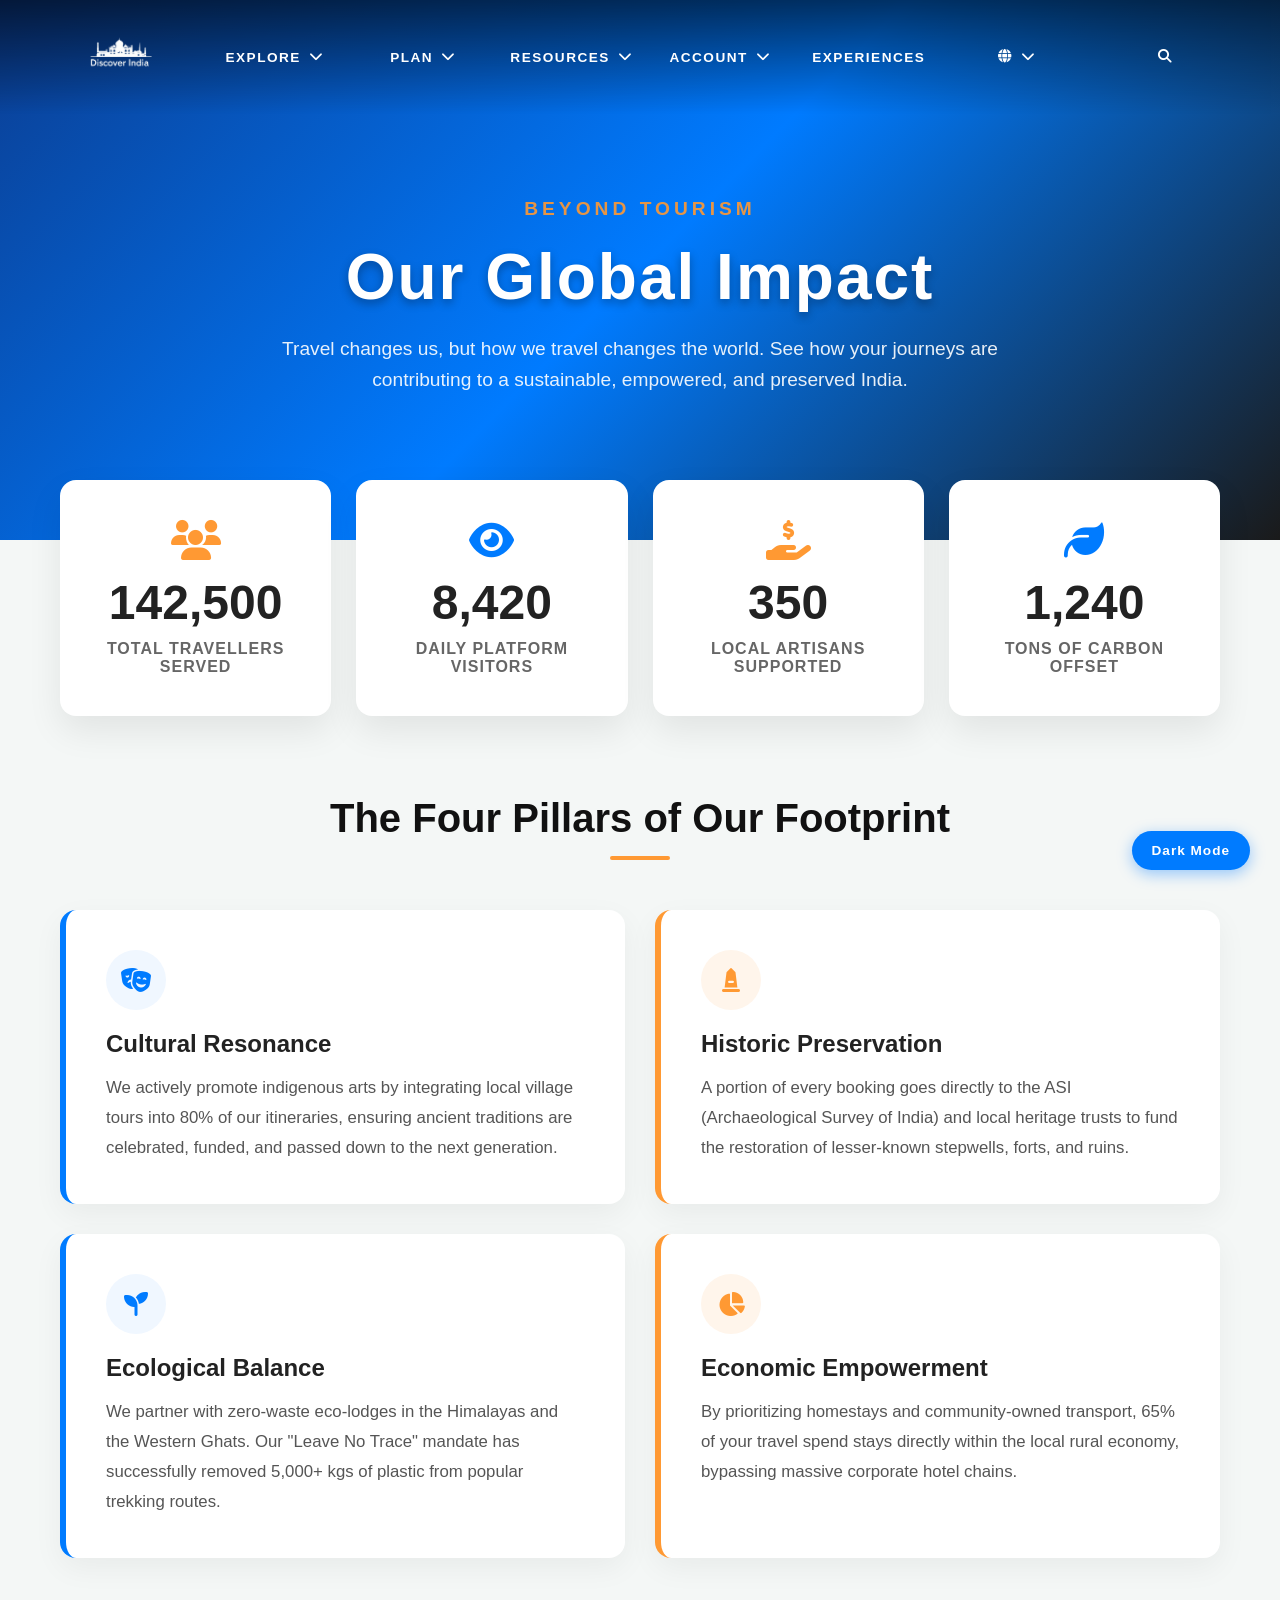
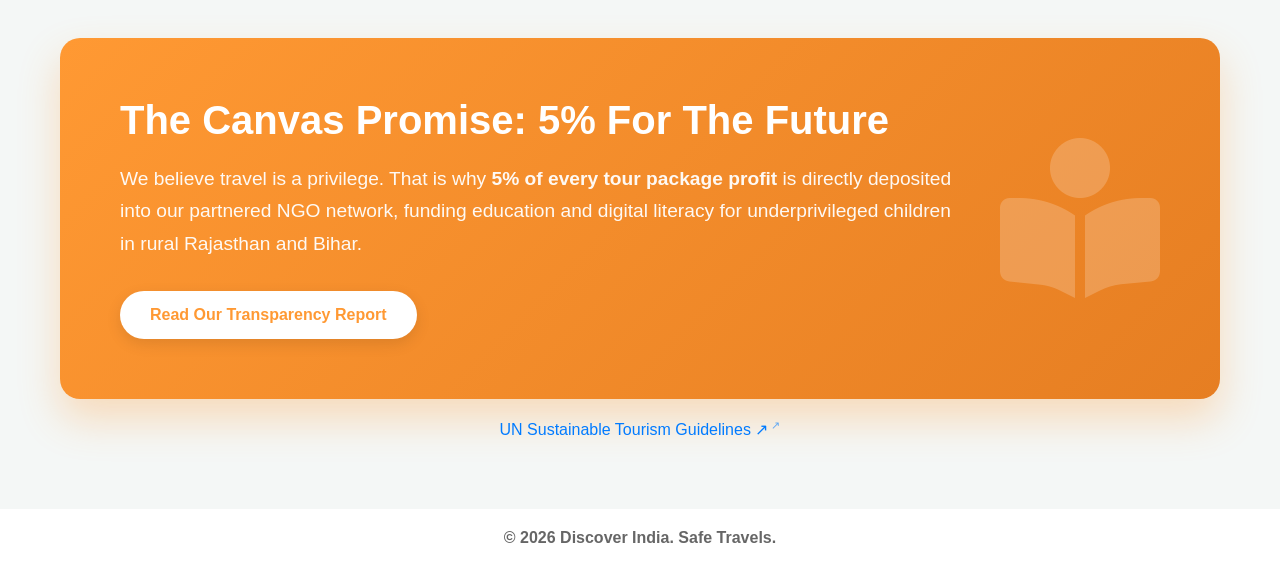
<file: Impact.html>
<!DOCTYPE html>
<html lang="en">
<head>
    <meta charset="UTF-8">
    <meta name="description" content="Discover India - Impact Dashboard. Track the impact of responsible tourism across India.">
  <meta name="keywords" content="India tourism impact, sustainable travel, community">
  <meta property="og:title" content="Impact Dashboard - Discover India">
  <meta property="og:image" content="Logo.png">
  <link rel="icon" href="Logo.png" type="image/png">
  <meta name="viewport" content="width=device-width,initial-scale=1.0">
    <title>Impact Dashboard - The Indian Canvas</title>

    <link rel="stylesheet" href="https://cdnjs.cloudflare.com/ajax/libs/font-awesome/6.4.0/css/all.min.css">
    <link rel="stylesheet" href="impact.css">
    <link rel="stylesheet" href="global-additions.css">
</head>
<body>

    <header>
    <nav class="navbar">
      <a href="index.html" class="logo-container">
        <img src="Logo.png" alt="Logo" class="brand-logo">
      </a>

      <ul class="nav-links">
        <li class="dropdown-container">
          <a href="#explore" class="dropdown-trigger">EXPLORE <i class="fa-solid fa-chevron-down arrow"></i></a>
          <ul class="dropdown-menu">
            <li><a href="Canvas.html">The Indian Canvas</a></li>
            <li><a href="TopDestinations.html">Top Destinations</a></li>
          </ul>
        </li>
        <li class="dropdown-container">
          <a href="#plan" class="dropdown-trigger">PLAN <i class="fa-solid fa-chevron-down arrow"></i></a>
          <ul class="dropdown-menu">
            <li><a href="Plan.html">Plan Your Trip</a></li>
            <li><a href="Traveller.html">Traveller Essentials</a></li>
          </ul>
        </li>
        <li class="dropdown-container">
          <a href="#resources" class="dropdown-trigger">RESOURCES <i class="fa-solid fa-chevron-down arrow"></i></a>
          <ul class="dropdown-menu">
            <li><a href="Multimedia.html">Multimedia Vault</a></li>
            <li><a href="Impact.html">Impact Dashboard</a></li>
          </ul>
        </li>
        <li class="dropdown-container">
          <a href="#accounts" class="dropdown-trigger">ACCOUNT <i class="fa-solid fa-chevron-down arrow"></i></a>
          <ul class="dropdown-menu">
            <li><a href="MyProfile.html">My Profile</a></li>
            <li><a href="Support.html">Support &amp; Connect</a></li>
          </ul>
        </li>
        <li><a href="Experiences.html">EXPERIENCES</a></li>
      </ul>

      <div class="language-selector">
        <button class="nav-icon-btn" id="langBtn">
          <i class="fa-solid fa-globe"></i>
          <i class="fa-solid fa-chevron-down arrow"></i>
        </button>
        <ul class="dropdown-menu">
          <li><a href="#">English (Default)</a></li>
          <li><a href="#">हिन्दी (Hindi)</a></li>
          <li><a href="#">Español (Spanish)</a></li>
          <li><a href="#">Français (French)</a></li>
          <li><a href="#">Deutsch (German)</a></li>
          <li><a href="#">中文 (Chinese)</a></li>
          <li><a href="#">العربية (Arabic)</a></li>
          <li><a href="#">日本語 (Japanese)</a></li>
          <li><a href="#">Português (Portuguese)</a></li>
        </ul>
      </div>

      <button class="nav-icon-btn" aria-label="Search">
        <i class="fa-solid fa-magnifying-glass"></i>
      </button>
    </nav>
  </header>

    <header class="impact-hero">
        <div class="hero-content">
            <p class="eyebrow">Beyond Tourism</p>
            <h1>Our Global Impact</h1>
            <p>Travel changes us, but how we travel changes the world. See how your journeys are contributing to a sustainable, empowered, and preserved India.</p>
        </div>
    </header>

    <main class="impact-container">

        <section class="metrics-grid">
            <div class="metric-card">
                <i class="fa-solid fa-users icon-saffron"></i>
                <div class="counter" data-target="142500">0</div>
                <p>Total Travellers Served</p>
            </div>
            <div class="metric-card">
                <i class="fa-solid fa-eye icon-blue"></i>
                <div class="counter" data-target="8420">0</div>
                <p>Daily Platform Visitors</p>
            </div>
            <div class="metric-card">
                <i class="fa-solid fa-hand-holding-dollar icon-saffron"></i>
                <div class="counter" data-target="350">0</div>
                <p>Local Artisans Supported</p>
            </div>
            <div class="metric-card">
                <i class="fa-solid fa-leaf icon-blue"></i>
                <div class="counter" data-target="1240">0</div>
                <p>Tons of Carbon Offset</p>
            </div>
        </section>

        <section class="pillars-section">
            <div class="section-heading">
                <h2>The Four Pillars of Our Footprint</h2>
                <div class="divider"></div>
            </div>

            <div class="pillars-grid">
                <div class="pillar-card">
                    <div class="pillar-icon"><i class="fa-solid fa-masks-theater"></i></div>
                    <h3>Cultural Resonance</h3>
                    <p>We actively promote indigenous arts by integrating local village tours into 80% of our itineraries, ensuring ancient traditions are celebrated, funded, and passed down to the next generation.</p>
                </div>

                <div class="pillar-card">
                    <div class="pillar-icon"><i class="fa-solid fa-monument"></i></div>
                    <h3>Historic Preservation</h3>
                    <p>A portion of every booking goes directly to the ASI (Archaeological Survey of India) and local heritage trusts to fund the restoration of lesser-known stepwells, forts, and ruins.</p>
                </div>

                <div class="pillar-card">
                    <div class="pillar-icon"><i class="fa-solid fa-seedling"></i></div>
                    <h3>Ecological Balance</h3>
                    <p>We partner with zero-waste eco-lodges in the Himalayas and the Western Ghats. Our "Leave No Trace" mandate has successfully removed 5,000+ kgs of plastic from popular trekking routes.</p>
                </div>

                <div class="pillar-card">
                    <div class="pillar-icon"><i class="fa-solid fa-chart-pie"></i></div>
                    <h3>Economic Empowerment</h3>
                    <p>By prioritizing homestays and community-owned transport, 65% of your travel spend stays directly within the local rural economy, bypassing massive corporate hotel chains.</p>
                </div>
            </div>
        </section>

        <section class="pledge-banner">
            <div class="pledge-content">
                <h2>The Canvas Promise: 5% For The Future</h2>
                <p>We believe travel is a privilege. That is why <strong>5% of every tour package profit</strong> is directly deposited into our partnered NGO network, funding education and digital literacy for underprivileged children in rural Rajasthan and Bihar.</p>
                <button class="pledge-btn">Read Our Transparency Report</button>
            </div>
            <div class="pledge-icon">
                <i class="fa-solid fa-book-open-reader"></i>
            </div>
        </section>

      <section style="text-align:center;padding:20px;">
    <a href="https://www.unwto.org/sustainable-development" target="_blank" style="color:#007bff;">UN Sustainable Tourism Guidelines ↗</a>
  </section>
</main>

    <footer style="text-align: center; padding: 20px;">
        <p>&copy; 2026 Discover India. Safe Travels.</p>
    </footer>

    <script src="impact.js"></script>
</body>
</html>
</file>
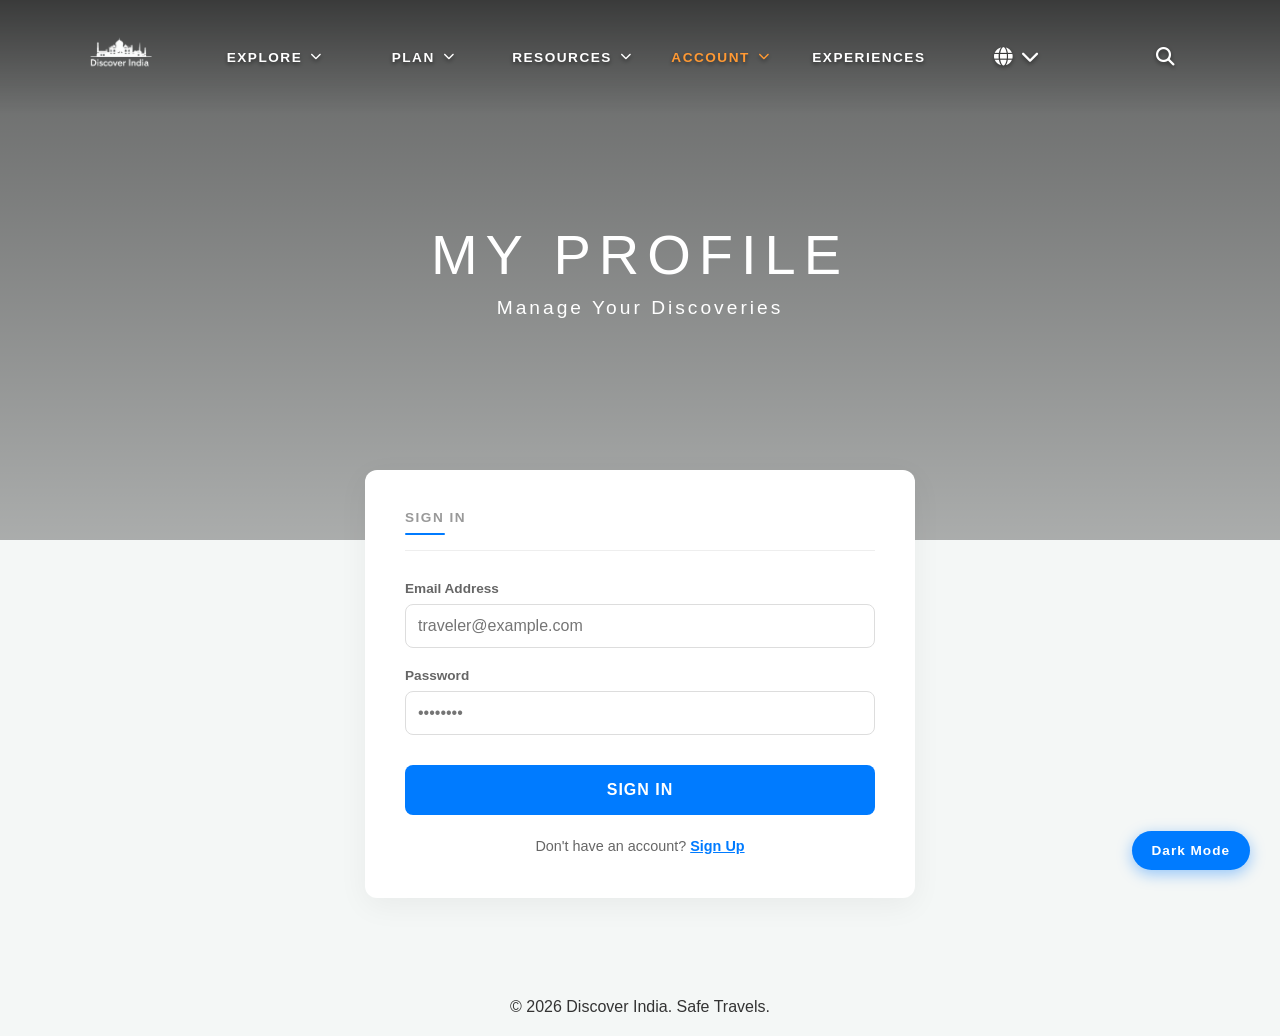
<file: MyProfile.html>
<!DOCTYPE html>
<html lang="en">
<head>
  <meta charset="UTF-8">
  <meta name="description" content="Discover India - My Profile. Manage your account and saved itineraries.">
  <meta name="keywords" content="India travel, my account, itinerary, profile, login">
  <meta property="og:title" content="Discover India - My Profile">
  <meta property="og:image" content="Logo.png">
  <meta name="viewport" content="width=device-width, initial-scale=1.0">
  <link rel="icon" href="Logo.png" type="image/png">
  <title>My Profile - Discover India</title>
  <link rel="stylesheet" href="https://cdnjs.cloudflare.com/ajax/libs/font-awesome/6.4.0/css/all.min.css">
  <link rel="stylesheet" href="myprofile.css">
  <link rel="stylesheet" href="global-additions.css">
  <style>aside{display:block;width:100%;}</style>
</head>
<body>

  <!-- HEADER -->
  <header>
    <nav class="navbar">
      <a href="index.html" class="logo-container">
        <img src="Logo.png" alt="Logo" class="brand-logo">
      </a>
      <ul class="nav-links">
        <li class="dropdown-container">
          <a href="#explore" class="dropdown-trigger">EXPLORE <i class="fa-solid fa-chevron-down arrow"></i></a>
          <ul class="dropdown-menu">
            <li><a href="Canvas.html">The Indian Canvas</a></li>
            <li><a href="TopDestinations.html">Top Destinations</a></li>
          </ul>
        </li>
        <li class="dropdown-container">
          <a href="#plan" class="dropdown-trigger">PLAN <i class="fa-solid fa-chevron-down arrow"></i></a>
          <ul class="dropdown-menu">
            <li><a href="Plan.html">Plan Your Trip</a></li>
            <li><a href="Traveller.html">Traveller Essentials</a></li>
          </ul>
        </li>
        <li class="dropdown-container">
          <a href="#resources" class="dropdown-trigger">RESOURCES <i class="fa-solid fa-chevron-down arrow"></i></a>
          <ul class="dropdown-menu">
            <li><a href="Multimedia.html">Multimedia Vault</a></li>
            <li><a href="Impact.html">Impact Dashboard</a></li>
          </ul>
        </li>
        <li class="dropdown-container">
          <a href="#accounts" class="dropdown-trigger">ACCOUNT <i class="fa-solid fa-chevron-down arrow"></i></a>
          <ul class="dropdown-menu">
            <li><a href="MyProfile.html">My Profile</a></li>
            <li><a href="Support.html">Support &amp; Connect</a></li>
          </ul>
        </li>
        <li><a href="Experiences.html">EXPERIENCES</a></li>
      </ul>
      <div class="language-selector">
        <button class="nav-icon-btn" id="langBtn">
          <i class="fa-solid fa-globe"></i>
          <i class="fa-solid fa-chevron-down arrow"></i>
        </button>
        <ul class="dropdown-menu">
          <li><a href="#">English (Default)</a></li>
          <li><a href="#">हिन्दी (Hindi)</a></li>
          <li><a href="#">Español (Spanish)</a></li>
          <li><a href="#">Français (French)</a></li>
          <li><a href="#">Deutsch (German)</a></li>
          <li><a href="#">中文 (Chinese)</a></li>
          <li><a href="#">العربية (Arabic)</a></li>
          <li><a href="#">日本語 (Japanese)</a></li>
          <li><a href="#">Português (Portuguese)</a></li>
        </ul>
      </div>
      <button class="nav-icon-btn"><i class="fa-solid fa-magnifying-glass"></i></button>
    </nav>
  </header>

  <!-- ASIDE: Hero -->
  <aside>
    <section class="hero">
      <div class="overlay">
        <h1 class="title">MY PROFILE</h1>
        <h2 class="tagline">Manage Your Discoveries</h2>
      </div>
    </section>
  </aside>

  <!-- MAIN -->
  <main class="account-container">

    <!-- ARTICLE: Sign In / Sign Up -->
    <article id="auth-section" class="account-card" style="max-width:550px;margin:0 auto;">
      <h3 class="step-title" id="auth-title">Sign In</h3>
      <form id="auth-form">
        <div class="form-group">
          <label>Email Address</label>
          <input type="email" id="email" class="custom-input" required placeholder="traveler@example.com" pattern="[a-zA-Z0-9._%+\-]+@[a-zA-Z0-9.\-]+\.[a-zA-Z]{2,}">
          <span class="field-error" id="email-error" style="color:#dc3545;font-size:0.82rem;display:none;">Enter a valid email address.</span>
        </div>
        <div class="form-group">
          <label>Password</label>
          <input type="password" id="password" class="custom-input" required placeholder="••••••••" pattern=".{6,}">
          <span class="field-error" id="password-error" style="color:#dc3545;font-size:0.82rem;display:none;">Password must be at least 6 characters.</span>
        </div>
        <div id="signup-fields" class="hidden">
          <div class="form-group">
            <label>Full Name</label>
            <input type="text" id="name" class="custom-input" placeholder="Enter your full name">
          </div>
          <div class="form-group">
            <label>Date of Birth</label>
            <input type="date" id="dob" class="custom-input">
          </div>
          <div class="form-group">
            <label>Nationality</label>
            <select id="nationality" class="custom-input">
              <option value="">Select Country...</option>
              <option value="India">India</option>
              <option value="United States">United States</option>
              <option value="United Kingdom">United Kingdom</option>
              <option value="Australia">Australia</option>
              <option value="Other">Other</option>
            </select>
          </div>
          <div class="form-group">
            <label>Home Address</label>
            <textarea id="address" class="custom-input" rows="2" placeholder="City, State, Country"></textarea>
          </div>
        </div>
        <p id="error-msg" style="color:#dc3545;font-size:0.9rem;display:none;margin-bottom:15px;font-weight:bold;"></p>
        <button type="submit" class="primary-btn" id="submit-btn">Sign In</button>
      </form>
      <p style="text-align:center;margin-top:20px;font-size:0.9rem;color:#666;">
        <span id="auth-switch-text">Don't have an account?</span>
        <button class="text-btn" id="toggle-auth">Sign Up</button>
      </p>
    </article>

    <!-- ARTICLE: Profile Dashboard -->
    <article id="profile-section" class="dashboard hidden">
      <div class="dashboard-header">
        <h3 class="step-title" style="border:none;margin:0;padding:0;">Welcome back, <span id="display-name" style="color:#007bff;">Traveler</span>!</h3>
        <button class="logout-btn" id="logout-btn">Log Out</button>
      </div>
      <div class="dashboard-grid">
        <div class="account-card">
          <h3 class="step-title">Personal Details</h3>
          <div class="info-row"><strong>Email:</strong> <span id="display-email"></span></div>
          <div class="info-row"><strong>Date of Birth:</strong> <span id="display-dob"></span></div>
          <div class="info-row"><strong>Nationality:</strong> <span id="display-nationality"></span></div>
          <div class="info-row"><strong>Address:</strong> <span id="display-address"></span></div>
        </div>
        <div class="account-card">
          <h3 class="step-title">Saved Itineraries</h3>
          <ul class="saved-list">
            <li><i class="fa-solid fa-map-location-dot"></i> 7-Day Golden Triangle <span>View</span></li>
            <li><i class="fa-solid fa-map-location-dot"></i> Kerala Backwaters Retreat <span>View</span></li>
          </ul>
        </div>
      </div>
    </article>

  </main>

  <!-- FOOTER -->
  <footer style="text-align:center;padding:20px;">
    <p>&copy; 2026 Discover India. Safe Travels.</p>
  </footer>
  
  <script src="myprofile.js"></script>
</body>
</html>
</file>
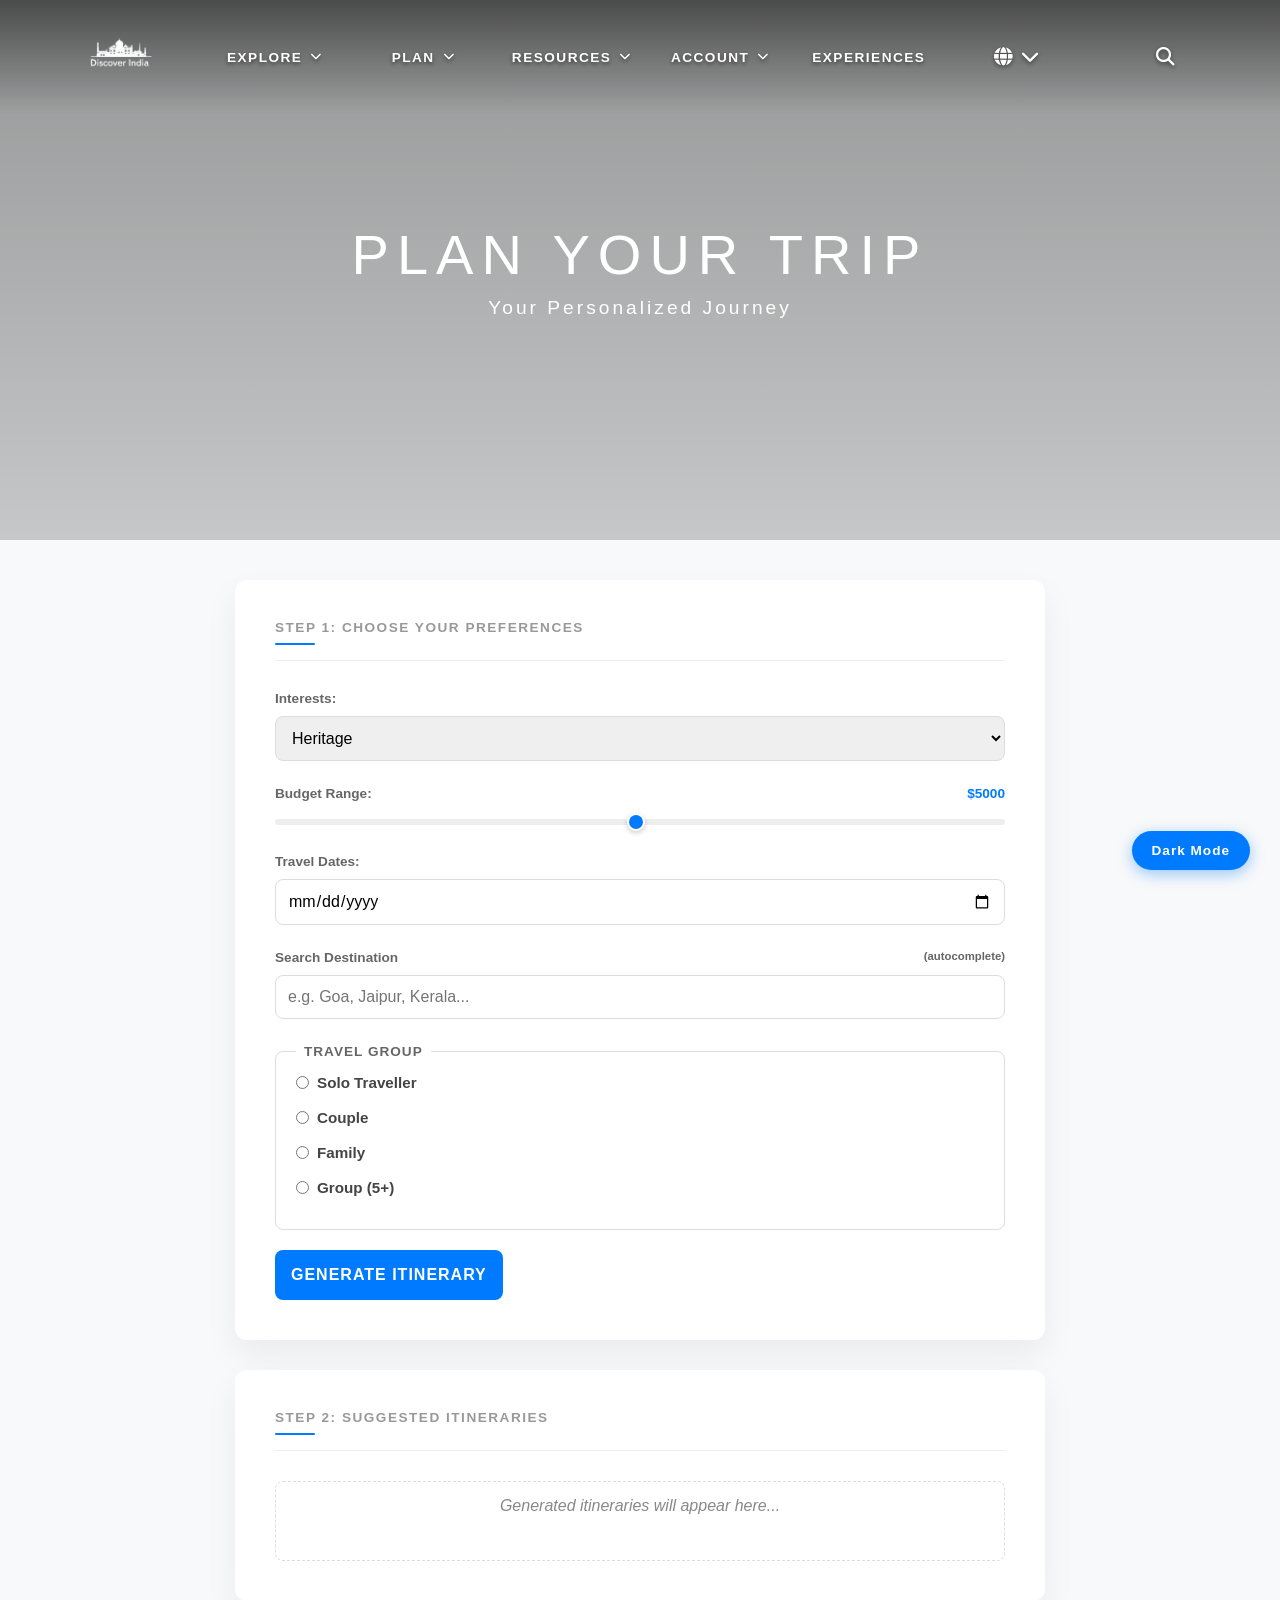
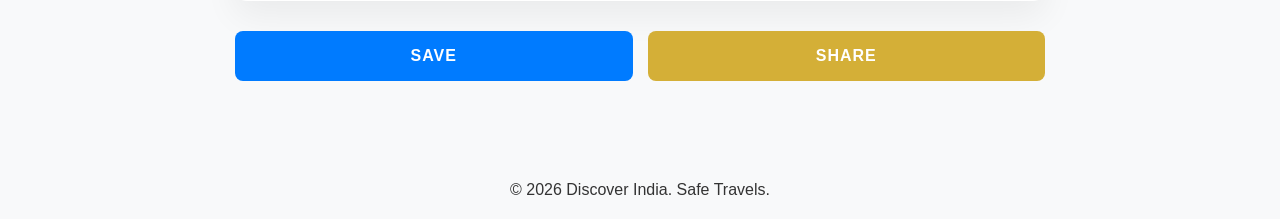
<file: Plan.html>
<!DOCTYPE html>
<html lang="en">
<head>
  <meta charset="UTF-8">
  <meta name="description" content="Discover India - Plan Your Trip. Build your personalized India itinerary.">
  <meta name="keywords" content="India travel, trip planner, itinerary, tourism, heritage">
  <meta property="og:title" content="Discover India - Plan Your Trip">
  <meta property="og:image" content="Logo.png">
  <meta name="viewport" content="width=device-width, initial-scale=1.0">
  <link rel="icon" href="Logo.png" type="image/png">
  <title>Plan Your Trip - Discover India</title>
  <link rel="stylesheet" href="https://cdnjs.cloudflare.com/ajax/libs/font-awesome/6.4.0/css/all.min.css">
  <link rel="stylesheet" href="plan.css">
  <link rel="stylesheet" href="global-additions.css">
</head>
<body>

  <!-- HEADER: nav only — hero is outside so it never overlays and blocks nav clicks -->
  <header>
    <nav class="navbar">
      <a href="index.html" class="logo-container">
        <img src="Logo.png" alt="Logo" class="brand-logo">
      </a>
      <ul class="nav-links">
        <li class="dropdown-container">
          <a href="#explore" class="dropdown-trigger">EXPLORE <i class="fa-solid fa-chevron-down arrow"></i></a>
          <ul class="dropdown-menu">
            <li><a href="Canvas.html">The Indian Canvas</a></li>
            <li><a href="TopDestinations.html">Top Destinations</a></li>
          </ul>
        </li>
        <li class="dropdown-container">
          <a href="#plan" class="dropdown-trigger">PLAN <i class="fa-solid fa-chevron-down arrow"></i></a>
          <ul class="dropdown-menu">
            <li><a href="Plan.html">Plan Your Trip</a></li>
            <li><a href="Traveller.html">Traveller Essentials</a></li>
          </ul>
        </li>
        <li class="dropdown-container">
          <a href="#resources" class="dropdown-trigger">RESOURCES <i class="fa-solid fa-chevron-down arrow"></i></a>
          <ul class="dropdown-menu">
            <li><a href="Multimedia.html">Multimedia Vault</a></li>
            <li><a href="Impact.html">Impact Dashboard</a></li>
          </ul>
        </li>
        <li class="dropdown-container">
          <a href="#accounts" class="dropdown-trigger">ACCOUNT <i class="fa-solid fa-chevron-down arrow"></i></a>
          <ul class="dropdown-menu">
            <li><a href="MyProfile.html">My Profile</a></li>
            <li><a href="Support.html">Support &amp; Connect</a></li>
          </ul>
        </li>
        <li><a href="Experiences.html">EXPERIENCES</a></li>
      </ul>
      <div class="language-selector">
        <button class="nav-icon-btn" id="langBtn">
          <i class="fa-solid fa-globe"></i>
          <i class="fa-solid fa-chevron-down arrow"></i>
        </button>
        <ul class="dropdown-menu">
          <li><a href="#">English (Default)</a></li>
          <li><a href="#">हिन्दी (Hindi)</a></li>
          <li><a href="#">Español (Spanish)</a></li>
          <li><a href="#">Français (French)</a></li>
          <li><a href="#">Deutsch (German)</a></li>
          <li><a href="#">中文 (Chinese)</a></li>
          <li><a href="#">العربية (Arabic)</a></li>
          <li><a href="#">日本語 (Japanese)</a></li>
          <li><a href="#">Português (Portuguese)</a></li>
        </ul>
      </div>
      <button class="nav-icon-btn" aria-label="Search"><i class="fa-solid fa-magnifying-glass"></i></button>
    </nav>
  </header>

  <!-- HERO outside header — prevents hero from overlaying and blocking navbar -->
  <section class="hero">
    <div class="overlay">
      <h1 class="title">Plan Your Trip</h1>
      <h2 class="tagline">Your Personalized Journey</h2>
    </div>
  </section>

  <main class="planner-container">

    <!-- ARTICLE: planner steps -->
    <article class="planner-steps">
      <div class="planner-card">
        <h3 class="step-title">Step 1: Choose Your Preferences</h3>
        <form id="itineraryForm">
          <div class="form-group">
            <label>Interests:</label>
            <select class="custom-select">
              <option>Heritage</option><option>Adventure</option>
              <option>Nature</option><option>Spiritual</option>
            </select>
          </div>
          <div class="form-group">
            <label>Budget Range: <span id="budgetValue">$5000</span></label>
            <input type="range" min="100" max="10000" step="100" value="5000" class="slider" id="budgetSlider">
          </div>
          <div class="form-group">
            <label>Travel Dates:</label>
            <input type="date" class="custom-date">
          </div>
          <div class="form-group">
            <label for="destination-search">Search Destination <small>(autocomplete)</small></label>
            <input type="text" id="destination-search" class="custom-select" list="india-destinations" placeholder="e.g. Goa, Jaipur, Kerala...">
            <datalist id="india-destinations">
              <option value="Goa"><option value="Jaipur"><option value="Kerala Backwaters">
              <option value="Taj Mahal, Agra"><option value="Varanasi"><option value="Ladakh">
              <option value="Andaman Islands"><option value="Mysore"><option value="Rishikesh"><option value="Hampi">
            </datalist>
          </div>
          <fieldset class="travel-fieldset">
            <legend>Travel Group</legend>
            <div class="form-group"><label><input type="radio" name="group" value="solo"> Solo Traveller</label></div>
            <div class="form-group"><label><input type="radio" name="group" value="couple"> Couple</label></div>
            <div class="form-group"><label><input type="radio" name="group" value="family"> Family</label></div>
            <div class="form-group"><label><input type="radio" name="group" value="group"> Group (5+)</label></div>
          </fieldset>
          <button type="submit" class="primary-btn">Generate Itinerary</button>
        </form>
      </div>
      <div class="planner-card">
        <h3 class="step-title">Step 2: Suggested Itineraries</h3>
        <div id="itineraryResult" class="result-display">Generated itineraries will appear here...</div>
      </div>
    </article>

    <!-- ASIDE: Save / Share -->
    <aside>
      <div class="button-group">
        <button type="button" class="primary-btn" id="saveBtn">Save</button>
        <button type="button" class="secondary-btn" id="shareBtn">Share</button>
      </div>
    </aside>

  </main>

  <footer style="text-align: center; padding: 20px;">
    <p>&copy; 2026 Discover India. Safe Travels.</p>
  </footer>
  
  <script src="plan.js"></script>
</body>
</html>
</file>
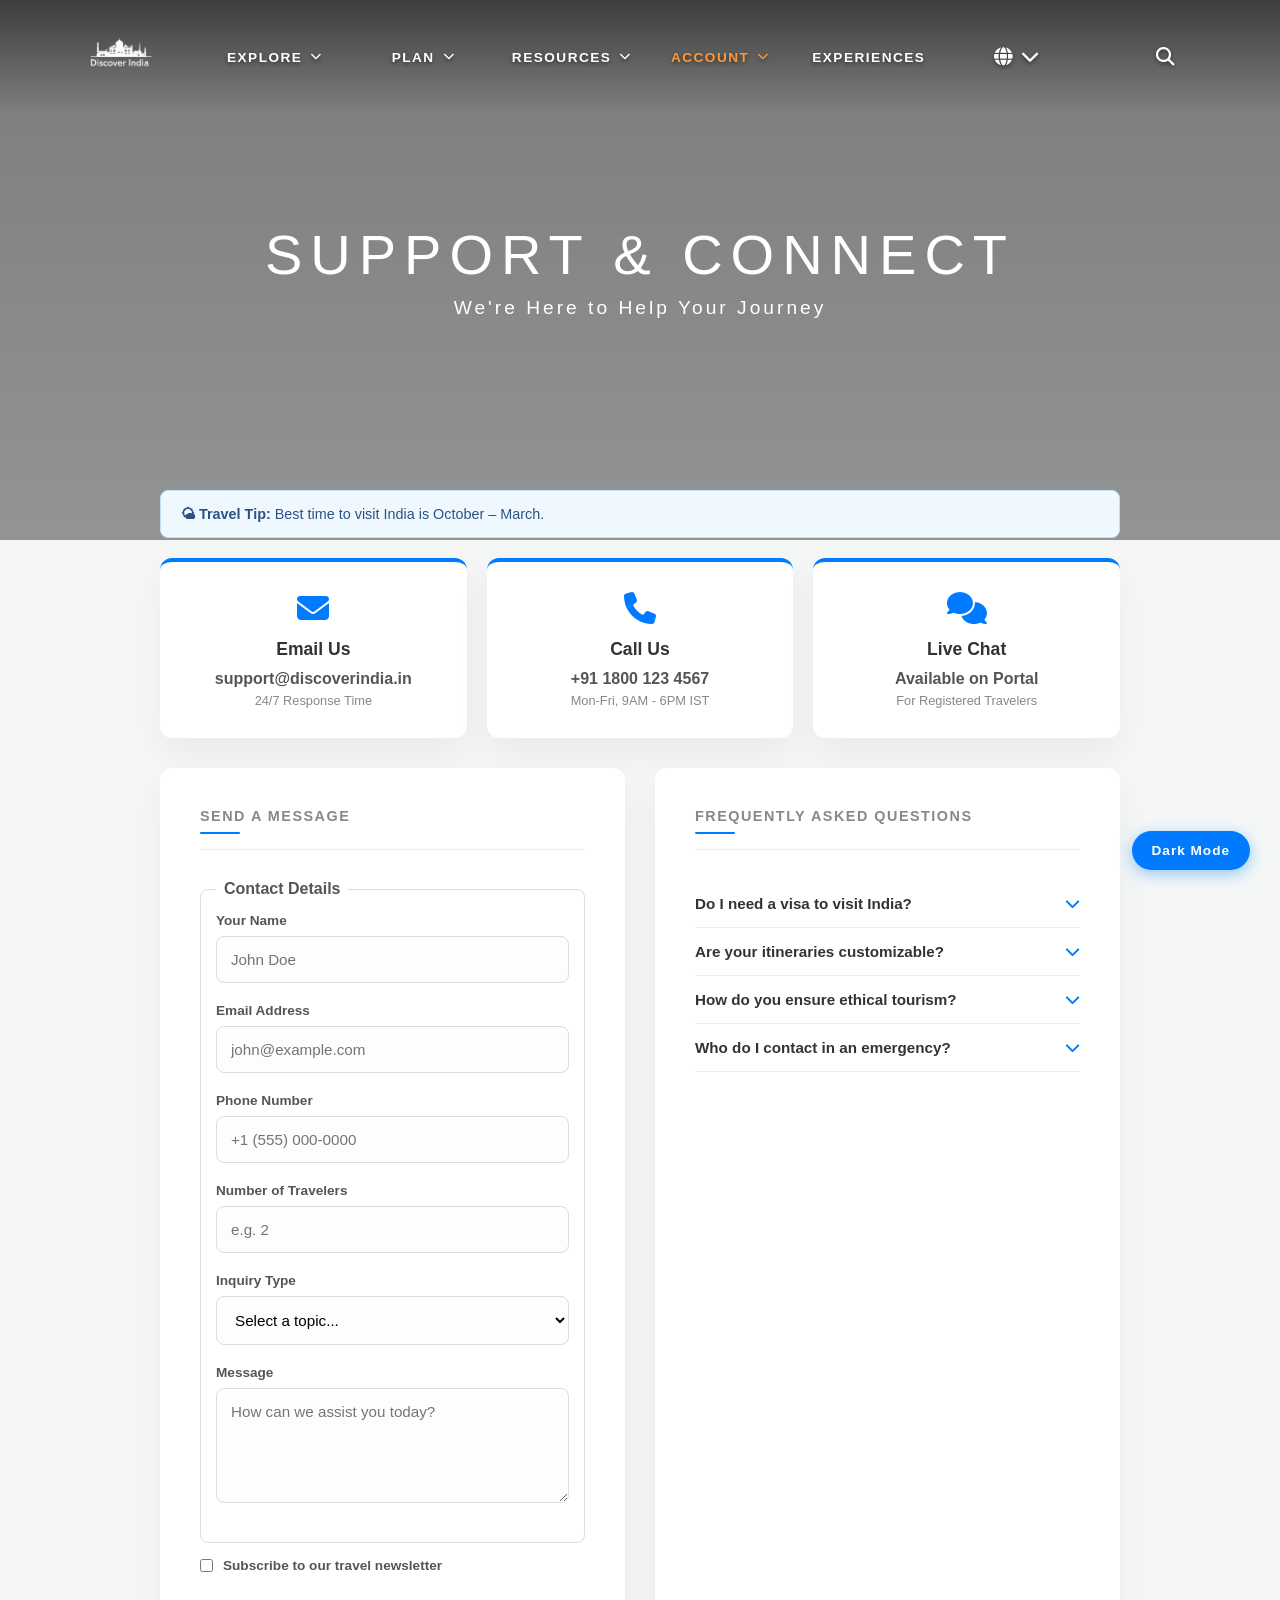
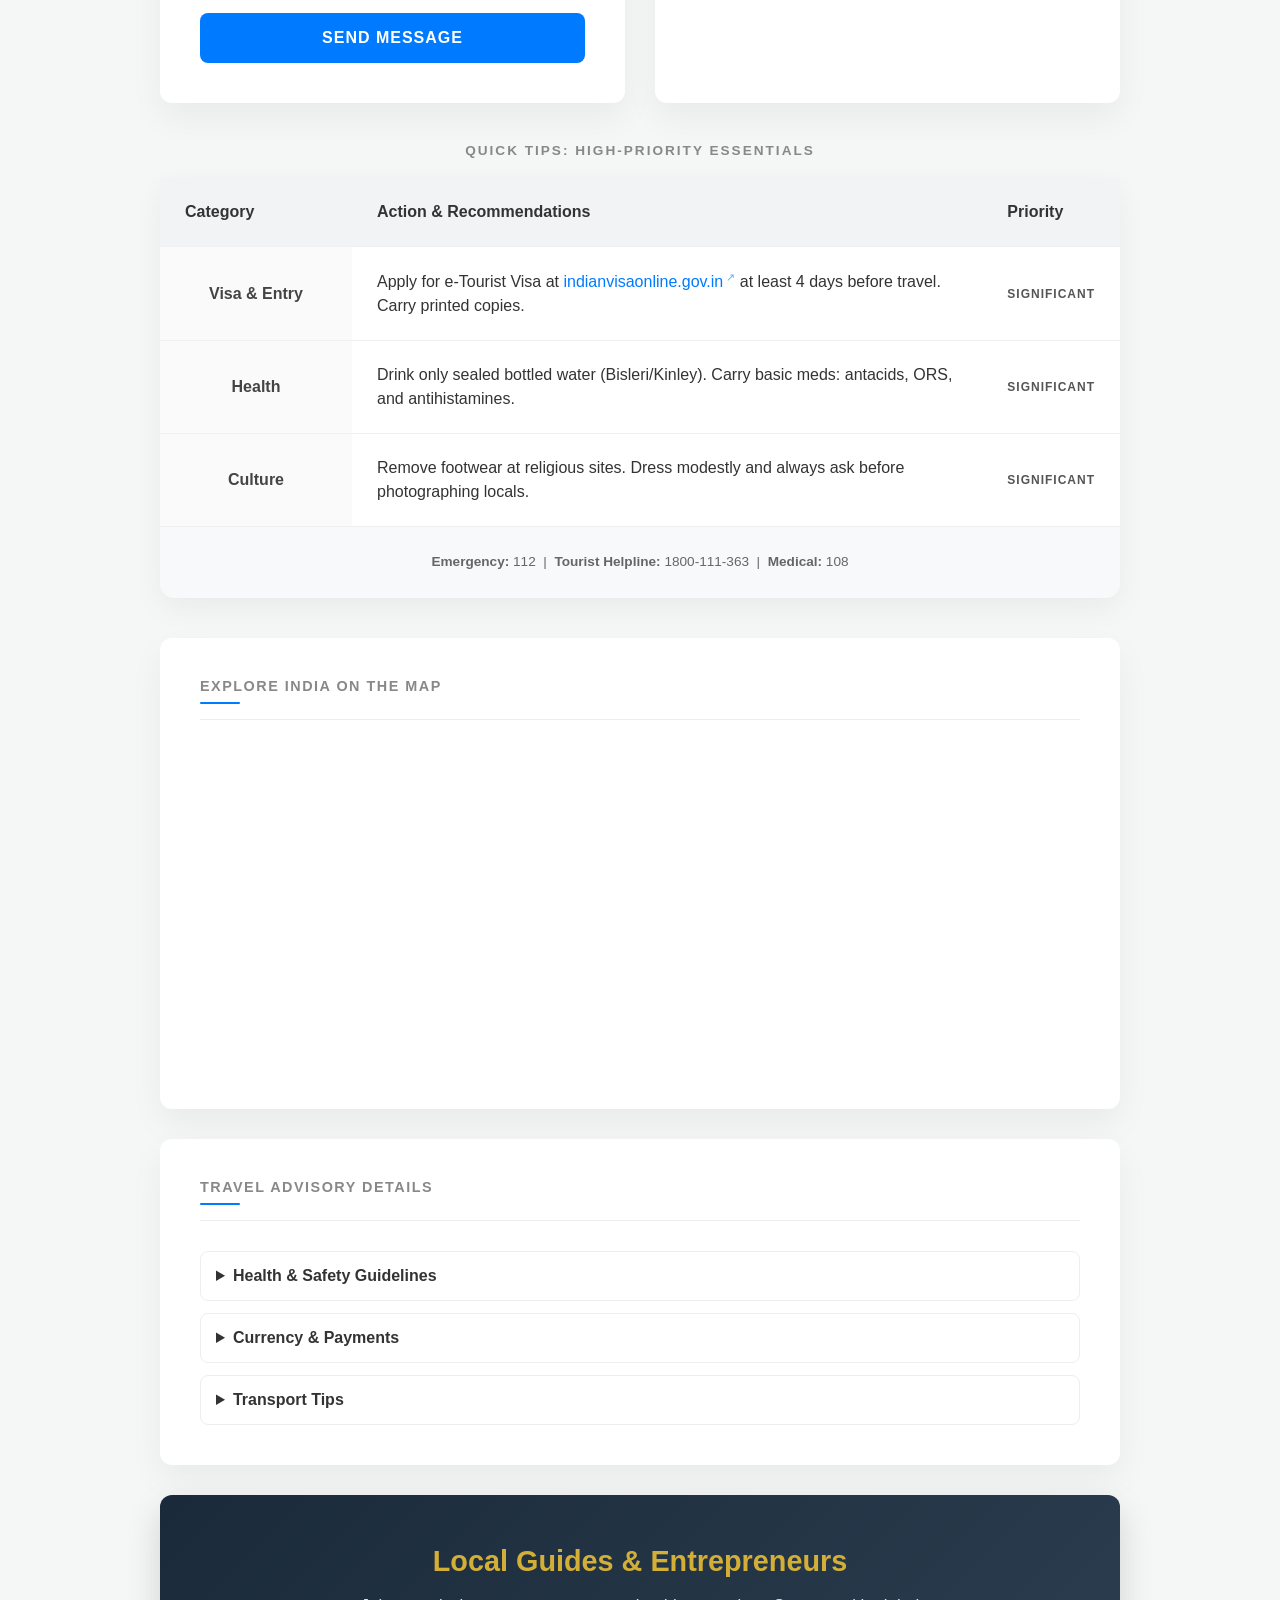
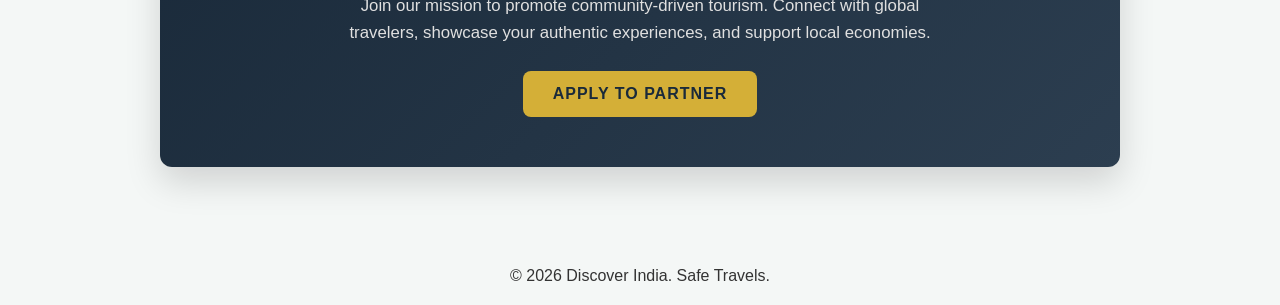
<file: Support.html>
<!DOCTYPE html>
<html lang="en">
<head>
  <meta charset="UTF-8">
  <meta name="description" content="Discover India - Support & Connect. Get help for your India travel journey.">
  <meta name="keywords" content="India travel support, contact, FAQ, tourism help">
  <meta property="og:title" content="Discover India - Support & Connect">
  <meta property="og:image" content="Logo.png">
  <meta name="viewport" content="width=device-width, initial-scale=1.0">
  <link rel="icon" href="Logo.png" type="image/png">
  <title>Support &amp; Connect - Discover India</title>
  <link rel="stylesheet" href="https://cdnjs.cloudflare.com/ajax/libs/font-awesome/6.4.0/css/all.min.css">
  <link rel="stylesheet" href="support.css">
  <link rel="stylesheet" href="global-additions.css">
  <style>aside{display:block;width:100%;}</style>
</head>
<body>

  <header>
    <nav class="navbar">
      <a href="index.html" class="logo-container"><img src="Logo.png" alt="Logo" class="brand-logo"></a>
      <ul class="nav-links">
        <li class="dropdown-container">
          <a href="#explore" class="dropdown-trigger">EXPLORE <i class="fa-solid fa-chevron-down arrow"></i></a>
          <ul class="dropdown-menu">
            <li><a href="Canvas.html">The Indian Canvas</a></li>
            <li><a href="TopDestinations.html">Top Destinations</a></li>
          </ul>
        </li>
        <li class="dropdown-container">
          <a href="#plan" class="dropdown-trigger">PLAN <i class="fa-solid fa-chevron-down arrow"></i></a>
          <ul class="dropdown-menu">
            <li><a href="Plan.html">Plan Your Trip</a></li>
            <li><a href="Traveller.html">Traveller Essentials</a></li>
          </ul>
        </li>
        <li class="dropdown-container">
          <a href="#resources" class="dropdown-trigger">RESOURCES <i class="fa-solid fa-chevron-down arrow"></i></a>
          <ul class="dropdown-menu">
            <li><a href="Multimedia.html">Multimedia Vault</a></li>
            <li><a href="Impact.html">Impact Dashboard</a></li>
          </ul>
        </li>
        <li class="dropdown-container">
          <a href="#accounts" class="dropdown-trigger">ACCOUNT <i class="fa-solid fa-chevron-down arrow"></i></a>
          <ul class="dropdown-menu">
            <li><a href="MyProfile.html">My Profile</a></li>
            <li><a href="Support.html">Support &amp; Connect</a></li>
          </ul>
        </li>
        <li><a href="Experiences.html">EXPERIENCES</a></li>
      </ul>
      <div class="language-selector">
        <button class="nav-icon-btn" id="langBtn"><i class="fa-solid fa-globe"></i><i class="fa-solid fa-chevron-down arrow"></i></button>
        <ul class="dropdown-menu">
          <li><a href="#">English (Default)</a></li><li><a href="#">हिन्दी (Hindi)</a></li>
          <li><a href="#">Español (Spanish)</a></li><li><a href="#">Français (French)</a></li>
          <li><a href="#">Deutsch (German)</a></li><li><a href="#">中文 (Chinese)</a></li>
          <li><a href="#">العربية (Arabic)</a></li><li><a href="#">日本語 (Japanese)</a></li>
          <li><a href="#">Português (Portuguese)</a></li>
        </ul>
      </div>
      <button class="nav-icon-btn"><i class="fa-solid fa-magnifying-glass"></i></button>
    </nav>
  </header>

  <aside>
    <section class="hero">
      <div class="overlay">
        <h1 class="title">SUPPORT &amp; CONNECT</h1>
        <h2 class="tagline">We're Here to Help Your Journey</h2>
      </div>
    </section>
  </aside>

  <main class="support-container">

    <article>
      <div class="info-grid">
        <div class="support-card info-card"><i class="fa-solid fa-envelope info-icon"></i><h4>Email Us</h4><p>support@discoverindia.in</p><span>24/7 Response Time</span></div>
        <div class="support-card info-card"><i class="fa-solid fa-phone info-icon"></i><h4>Call Us</h4><p>+91 1800 123 4567</p><span>Mon-Fri, 9AM - 6PM IST</span></div>
        <div class="support-card info-card"><i class="fa-solid fa-comments info-icon"></i><h4>Live Chat</h4><p>Available on Portal</p><span>For Registered Travelers</span></div>
      </div>
    </article>

    <article>
      <div class="support-split-layout">
        <div class="support-card">
          <h3 class="step-title">Send a Message</h3>
          <form id="contactForm">
            <fieldset style="border:1px solid #ddd;border-radius:8px;padding:15px;margin-bottom:10px;">
            <legend style="font-weight:600;padding:0 8px;color:#555;">Contact Details</legend>
            <div class="form-group"><label>Your Name</label><input type="text" class="custom-input" required placeholder="John Doe"></div>
            <div class="form-group"><label>Email Address</label><input type="email" class="custom-input" required placeholder="john@example.com"></div>
            <div class="form-group"><label>Phone Number</label><input type="tel" class="custom-input" placeholder="+1 (555) 000-0000" pattern="[+]?[0-9\s\-()]{7,15}"></div>
            <div class="form-group"><label for="num-travelers">Number of Travelers</label><input type="number" id="num-travelers" name="num-travelers" class="custom-input" min="1" max="50" placeholder="e.g. 2"></div>
            <div class="form-group">
              <label>Inquiry Type</label>
              <select class="custom-input" required>
                <option value="">Select a topic...</option>
                <option value="travel">Trip Planning Assistance</option>
                <option value="booking">Booking &amp; Itinerary Issue</option>
                <option value="technical">Website/Account Support</option>
              </select>
            </div>
            <div class="form-group"><label>Message</label><textarea class="custom-input" rows="5" required placeholder="How can we assist you today?"></textarea></div>
            </fieldset>
            <div class="form-group" style="display:flex;align-items:center;gap:10px;margin-top:15px;">
              <input type="checkbox" id="newsletter" name="newsletter" style="width:auto;">
              <label for="newsletter" style="margin:0;">Subscribe to our travel newsletter</label>
            </div>
            <button type="submit" class="primary-btn" style="margin-top:20px;">Send Message</button>
          </form>
        </div>
        <div class="support-card">
          <h3 class="step-title">Frequently Asked Questions</h3>
          <div class="faq-container">
            <div class="faq-item"><div class="faq-question"><span>Do I need a visa to visit India?</span><i class="fa-solid fa-chevron-down faq-arrow"></i></div><div class="faq-answer"><p>Most international travelers require an e-Tourist Visa. Apply online through the official government portal prior to arrival.</p></div></div>
            <div class="faq-item"><div class="faq-question"><span>Are your itineraries customizable?</span><i class="fa-solid fa-chevron-down faq-arrow"></i></div><div class="faq-answer"><p>Yes! Our Smart Planner generates a baseline itinerary you can adjust, swap destinations on, and save to your profile.</p></div></div>
            <div class="faq-item"><div class="faq-question"><span>How do you ensure ethical tourism?</span><i class="fa-solid fa-chevron-down faq-arrow"></i></div><div class="faq-answer"><p>We partner with verified local guides, promote cultural circuits, and track community impact on our Impact Dashboard.</p></div></div>
            <div class="faq-item"><div class="faq-question"><span>Who do I contact in an emergency?</span><i class="fa-solid fa-chevron-down faq-arrow"></i></div><div class="faq-answer"><p>Dial 112 for immediate help in India. For itinerary emergencies, use the 24/7 Live Chat in your Account Dashboard.</p></div></div>
          </div>
        </div>
      </div>
    </article>

    <article>
      <section class="table-section">
        <table class="quick-tips-table">
          <caption>Quick Tips: High-Priority Essentials</caption>
          <thead><tr><th scope="col">Category</th><th scope="col">Action &amp; Recommendations</th><th scope="col">Priority</th></tr></thead>
          <tbody>
            <tr><th scope="row">Visa &amp; Entry</th><td>Apply for e-Tourist Visa at <a href="https://indianvisaonline.gov.in" target="_blank">indianvisaonline.gov.in</a> at least 4 days before travel. Carry printed copies.</td><td class="priority-cell">Significant</td></tr>
            <tr><th scope="row">Health</th><td>Drink only sealed bottled water (Bisleri/Kinley). Carry basic meds: antacids, ORS, and antihistamines.</td><td class="priority-cell">Significant</td></tr>
            <tr><th scope="row">Culture</th><td>Remove footwear at religious sites. Dress modestly and always ask before photographing locals.</td><td class="priority-cell">Significant</td></tr>
          </tbody>
          <tfoot><tr><td colspan="3"><strong>Emergency:</strong> 112 &nbsp;|&nbsp; <strong>Tourist Helpline:</strong> 1800-111-363 &nbsp;|&nbsp; <strong>Medical:</strong> 108</td></tr></tfoot>
        </table>
      </section>
    </article>

    <article>
      <div class="support-card" style="margin-bottom:30px;">
        <h3 class="step-title">Explore India on the Map</h3>
        <iframe src="https://www.google.com/maps/embed?pb=!1m18!1m12!1m3!1d3151.835434509374!2d78.04218!3d27.17432!2m3!1f0!2f0!3f0!3m2!1i1024!2i768!4f13.1!3m3!1m2!1s0x39747121d702ff6d%3A0xdd2ae4803f767dde!2sTaj%20Mahal!5e0!3m2!1sen!2sin!4v1699999999999!5m2!1sen!2sin"
          width="100%" height="300" style="border:0;border-radius:8px;margin-top:15px;" allowfullscreen="" loading="lazy" referrerpolicy="no-referrer-when-downgrade" title="India Tourism Map"></iframe>
      </div>
    </article>

    <article>
      <div class="support-card" style="margin-bottom:30px;">
        <h3 class="step-title">Travel Advisory Details</h3>
        <details style="margin-bottom:12px;border:1px solid #eee;border-radius:8px;padding:15px;">
          <summary style="font-weight:600;cursor:pointer;color:#333;">Health &amp; Safety Guidelines</summary>
          <p style="margin-top:12px;color:#666;line-height:1.6;">Carry basic medications including antacids and ORS. Drink only sealed bottled water. Consult your doctor about vaccinations (Hepatitis A, Typhoid) at least 4–6 weeks before travel.</p>
        </details>
        <details style="margin-bottom:12px;border:1px solid #eee;border-radius:8px;padding:15px;">
          <summary style="font-weight:600;cursor:pointer;color:#333;">Currency &amp; Payments</summary>
          <p style="margin-top:12px;color:#666;line-height:1.6;">India uses the Indian Rupee (INR). UPI, credit cards, and ATMs are widely available in cities. Carry cash for rural areas. Avoid unauthorized money exchangers.</p>
        </details>
        <details style="border:1px solid #eee;border-radius:8px;padding:15px;">
          <summary style="font-weight:600;cursor:pointer;color:#333;">Transport Tips</summary>
          <p style="margin-top:12px;color:#666;line-height:1.6;">Use registered taxi services (Ola, Uber) in cities. Book trains via the IRCTC website. Domestic flights connect major cities efficiently. Always verify auto-rickshaw meters.</p>
        </details>
      </div>
    </article>

    <article>
      <div class="partner-banner">
        <div class="partner-content">
          <h3>Local Guides &amp; Entrepreneurs</h3>
          <p>Join our mission to promote community-driven tourism. Connect with global travelers, showcase your authentic experiences, and support local economies.</p>
          <button class="secondary-btn">Apply to Partner</button>
        </div>
      </div>
    </article>

  </main>

  <footer style="text-align:center;padding:20px;">
    <p>&copy; 2026 Discover India. Safe Travels.</p>
  </footer>
  
  <script src="support.js"></script>
</body>
</html>
</file>
<file: impact.css>
* {
    margin: 0;
    padding: 0;
    box-sizing: border-box;
    font-family: Arial, sans-serif;
}

body {
    background-color: #f4f7f6;
    color: #333;
    overflow-x: hidden;
}

/* --- NAVBAR --- */
.navbar { position: absolute; top: 0; width: 100%; padding: 10px 40px; display: grid; grid-template-columns: repeat(8, 1fr); align-items: center; z-index: 1000; background: linear-gradient(to bottom, rgba(0,0,0,0.6), transparent); }
.brand-logo { height: 90px; mix-blend-mode: screen; }
.logo-container { justify-self: start; }
.nav-links { display: contents; list-style: none; }
.nav-links > li, .language-selector, .nav-icon-btn { justify-self: center; position: relative; cursor: pointer; background: transparent; border: none; }
.nav-links li a, .dropdown-trigger, .nav-icon-btn { text-decoration: none; color: white; font-size: 0.85rem; font-weight: 600; letter-spacing: 1.5px; display: flex; gap: 8px; align-items: center; transition: color 0.3s ease; }
/* Hover — elegant gold */
.nav-links li a:hover, .dropdown-container:hover .dropdown-trigger,
.language-selector:hover .nav-icon-btn, .nav-icon-btn:hover { color: #d4af37 !important; }
.nav-icon-btn:hover i, .dropdown-trigger:hover i { color: #d4af37 !important; }

/* Active page — saffron orange */
.nav-links li a.active-page, .dropdown-trigger.active-page { color: #FF9933 !important; }

/* UNIFIED DROPDOWN */
.dropdown-menu { position: absolute; top: 100%; left: 50%; transform: translateX(-50%) translateY(10px); background: rgba(0,0,0,0.9); list-style: none; opacity: 0; visibility: hidden; min-width: 200px; border-radius: 8px; padding: 10px 0; transition: all 0.3s ease; z-index: 1000;}
.dropdown-container:hover .dropdown-menu, .language-selector:hover .dropdown-menu { opacity: 1; visibility: visible; transform: translateX(-50%) translateY(0); }
.dropdown-menu li a { padding: 12px 25px !important; display: block !important; text-transform: none !important; font-weight: 400 !important; white-space: nowrap !important; letter-spacing: normal !important;}
.dropdown-container .dropdown-menu li a:hover, .language-selector .dropdown-menu li a:hover { background: rgba(255, 255, 255, 0.1) !important; color: #FF9933 !important; }

/* HERO SECTION */
.impact-hero {
    height: 60vh;
    background: linear-gradient(135deg, #0b3d91 0%, #007bff 50%, #1a1a1a 100%);
    display: flex;
    align-items: center;
    justify-content: center;
    text-align: center;
    padding: 0 20px;
}
.hero-content { max-width: 800px; color: white; margin-top: 50px;}
.eyebrow { color: #FF9933; font-weight: bold; letter-spacing: 4px; text-transform: uppercase; margin-bottom: 15px; }
.hero-content h1 { font-size: 4rem; margin-bottom: 20px; letter-spacing: 2px; text-shadow: 0 4px 10px rgba(0,0,0,0.3);}
.hero-content p { font-size: 1.2rem; line-height: 1.6; opacity: 0.9; }

/* MAIN CONTAINER */
.impact-container {
    max-width: 1200px;
    margin: -60px auto 50px;
    padding: 0 20px;
    position: relative;
    z-index: 10;
}

/* METRICS GRID */
.metrics-grid {
    display: grid;
    grid-template-columns: repeat(4, 1fr);
    gap: 25px;
    margin-bottom: 80px;
}
.metric-card {
    background: white;
    padding: 40px 20px;
    border-radius: 16px;
    text-align: center;
    box-shadow: 0 15px 35px rgba(0,0,0,0.08);
    transition: transform 0.3s ease;
}
.metric-card:hover { transform: translateY(-10px); }
.metric-card i { font-size: 2.5rem; margin-bottom: 15px; }
.icon-saffron { color: #FF9933; }
.icon-blue { color: #007bff; }
.counter { font-size: 3rem; font-weight: bold; color: #222; margin-bottom: 10px; }
.metric-card p { color: #666; font-size: 1rem; font-weight: bold; text-transform: uppercase; letter-spacing: 1px;}

/* PILLARS SECTION */
.section-heading { text-align: center; margin-bottom: 50px; }
.section-heading h2 { font-size: 2.5rem; color: #111; }
.divider { height: 4px; width: 60px; background: #FF9933; margin: 15px auto 0; border-radius: 2px;}

.pillars-grid {
    display: grid;
    grid-template-columns: repeat(2, 1fr);
    gap: 30px;
    margin-bottom: 80px;
}
.pillar-card {
    background: white;
    padding: 40px;
    border-radius: 16px;
    border-left: 6px solid #007bff;
    box-shadow: 0 10px 30px rgba(0,0,0,0.05);
}
.pillar-card:nth-child(even) { border-left-color: #FF9933; }
.pillar-icon { width: 60px; height: 60px; background: #f0f7ff; border-radius: 50%; display: flex; align-items: center; justify-content: center; font-size: 1.5rem; color: #007bff; margin-bottom: 20px;}
.pillar-card:nth-child(even) .pillar-icon { background: #fff5eb; color: #FF9933; }
.pillar-card h3 { font-size: 1.5rem; margin-bottom: 15px; color: #222; }
.pillar-card p { color: #555; line-height: 1.8; font-size: 1.05rem;}

/* PLEDGE BANNER */
.pledge-banner {
    background: linear-gradient(135deg, #FF9933, #e67e22);
    border-radius: 20px;
    padding: 60px;
    display: flex;
    align-items: center;
    justify-content: space-between;
    color: white;
    box-shadow: 0 20px 40px rgba(255, 153, 51, 0.3);
}
.pledge-content { flex: 1; padding-right: 40px;}
.pledge-content h2 { font-size: 2.5rem; margin-bottom: 20px; }
.pledge-content p { font-size: 1.2rem; line-height: 1.7; margin-bottom: 30px; opacity: 0.95;}
.pledge-btn { background: white; color: #FF9933; border: none; padding: 15px 30px; font-size: 1rem; font-weight: bold; border-radius: 30px; cursor: pointer; transition: 0.3s; box-shadow: 0 5px 15px rgba(0,0,0,0.1);}
.pledge-btn:hover { transform: scale(1.05); box-shadow: 0 10px 20px rgba(0,0,0,0.2); }
.pledge-icon i { font-size: 10rem; opacity: 0.2; }

footer { text-align: center; padding: 40px; background: white; margin-top: 50px; font-weight: bold; color: #666;}

/* RESPONSIVE DESIGN */
@media(max-width: 900px) {
    .metrics-grid { grid-template-columns: repeat(2, 1fr); }
    .pillars-grid { grid-template-columns: 1fr; }
    .pledge-banner { flex-direction: column; text-align: center; padding: 40px 20px;}
    .pledge-content { padding-right: 0; }
    .pledge-icon { display: none; }
}
@media(max-width: 600px) {
    .metrics-grid { grid-template-columns: 1fr; }
    .hero-content h1 { font-size: 2.5rem; }
}
/* === DARK MODE THEME TOGGLE === */
body.dark { background: #121212; color: #e0e0e0; }
body.dark .essential-card { background: #1e1e1e; box-shadow: 0 20px 40px rgba(0,0,0,0.4); }
body.dark .card-content p, body.dark .badge { color: #aaa; }
body.dark .step-title { color: #666; }
body.dark .details-drawer { background: #181818; }
body.dark .drawer-inner h4 { color: #ccc; }
body.dark .audio-track { background: #2a2a2a; color: #ccc; }
body.dark .audio-track:hover { background: #333; }
body.dark #vault-search { background: #1e1e1e; color: #e0e0e0; border-color: rgba(255,255,255,0.1); }
body.dark .modal-inner { background: #1e1e1e; }
body.dark .close-btn { color: #ccc; }
.theme-toggle {
  position: fixed; bottom: 30px; right: 30px;
  background: #007bff; color: #fff;
  border: none; border-radius: 50px;
  padding: 12px 20px; cursor: pointer;
  font-size: 0.85rem; font-weight: bold;
  letter-spacing: 1px; z-index: 9999;
  box-shadow: 0 4px 15px rgba(0,123,255,0.4);
  transition: background 0.3s, transform 0.2s;
}
.theme-toggle:hover { transform: scale(1.05); background: #0056b3; }
</file>
<file: global-additions.css>
/* =============================================
   GLOBAL ADDITIONS - Satisfies all CSS requirements
   not covered in individual page stylesheets
   ============================================= */

/* 1. CSS RESET / NORMALIZE — Universal selector reset */
* {
  box-sizing: border-box;
  margin: 0;
  padding: 0;
}

/* 2. CSS VARIABLES — Reusable custom properties */
:root {
  --primary-color: #007bff;
  --secondary-color: #d4af37;
  --accent-color: #FF9933;
  --bg-light: #f8f9fa;
  --bg-dark: #121212;
  --text-dark: #333;
  --text-muted: #888;
  --spacing-sm: 8px;
  --spacing-md: 20px;
  --spacing-lg: 40px;
  --border-radius: 8px;
  --transition: 0.3s ease;
  --font-main: 'Arial', sans-serif;
}

/* 3. CSS COMBINATORS — Descendant, child (>), adjacent (+), sibling (~) */
/* Child combinator */
header > nav { display: grid; }
/* Adjacent sibling combinator */
.form-group + .form-group { margin-top: 5px; }
/* General sibling combinator */
h3 ~ p { line-height: 1.6; }
/* Descendant already in use throughout */

/* 4. PSEUDO-ELEMENTS — ::before and ::after */
.primary-btn::before {
  content: '';
  display: inline-block;
  width: 0;
  transition: width var(--transition);
}
.step-title::after {
  content: '';
  display: block;
  width: 40px;
  height: 2px;
  background: var(--primary-color);
  margin-top: 8px;
  border-radius: 2px;
}

/* 5. PSEUDO-CLASSES — :hover (already used), :not(), :nth-child(), :first-child, :last-child */
.dropdown-menu li:first-child a { border-radius: 8px 8px 0 0; }
.dropdown-menu li:last-child  a { border-radius: 0 0 8px 8px; }
.nav-links > li:not(.dropdown-container) > a { font-size: 0.85rem; }

/* 6. ATTRIBUTE SELECTORS */
input[type="text"], input[type="email"],
input[type="password"], input[type="tel"],
input[type="date"], input[type="range"],
select, textarea { font-family: var(--font-main); }
a[target="_blank"]::after {
  content: ' ↗';
  font-size: 0.7em;
  vertical-align: super;
  opacity: 0.6;
}

/* 7. LINK STYLING — :link, :visited, :hover, :active */
a:link    { color: var(--primary-color); text-decoration: none; }
a:visited { color: #5a67d8; }
a:hover   { color: var(--secondary-color); }
a:active  { color: var(--accent-color); }
/* Nav links override (keeps existing nav white style) */
.nav-links a:link,
.nav-links a:visited { color: white; }

/* 8. CURSOR STYLING — pointer, grab, not-allowed */
.primary-btn, .secondary-btn,
button, [role="button"] { cursor: pointer; }
.zoom-img          { cursor: zoom-in; }
.mini-thumb        { cursor: grab; }
.mini-thumb:active { cursor: grabbing; }
input[disabled],
button[disabled]   { cursor: not-allowed; opacity: 0.5; }

/* 9. VISIBILITY CONTROL — opacity & visibility (supplement existing) */
.sr-only {
  position: absolute;
  width: 1px; height: 1px;
  padding: 0; margin: -1px;
  overflow: hidden;
  clip: rect(0,0,0,0);
  white-space: nowrap;
  border: 0;
}

/* 10. CONSISTENT COLOR PALETTE via CSS vars */
.primary-btn   { background: var(--primary-color); }
.secondary-btn { background: var(--secondary-color); }

/* RESPONSIVE supplement */
@media (max-width: 600px) {
  .support-split-layout { grid-template-columns: 1fr; }
  .info-grid            { grid-template-columns: 1fr; }
  .dashboard-grid       { grid-template-columns: 1fr; }
}
</file>
<file: myprofile.css>
/* --- GLOBAL STYLES --- */
body, html { margin: 0; padding: 0; font-family: 'Arial', sans-serif; background: #f4f7f6; color: #333; overflow-x: hidden; }

/* --- NAVBAR --- */
.navbar { position: absolute; top: 0; width: 100%; padding: 10px 40px; display: grid; grid-template-columns: repeat(8, 1fr); align-items: center; z-index: 1000; box-sizing: border-box; background: linear-gradient(to bottom, rgba(0,0,0,0.4) 0%, transparent 100%); animation: fadeDown 1s ease forwards; }
.brand-logo { height: 90px; width: auto; mix-blend-mode: screen; justify-self: start; }
.nav-links { display: contents; list-style: none; }
.nav-links > li, .language-selector, .nav-icon-btn { justify-self: center; opacity: 0; transform: translateY(-20px); animation: slideUp 0.8s ease forwards; position: relative; cursor: pointer; }


.nav-links li:nth-child(1) { animation-delay: 0.2s; } .nav-links li:nth-child(2) { animation-delay: 0.4s; }
.nav-links li:nth-child(3) { animation-delay: 0.6s; } .nav-links li:nth-child(4) { animation-delay: 0.8s; }
.nav-links li:nth-child(5) { animation-delay: 1s; } .language-selector { animation-delay: 1.2s; }
.nav-icon-btn { animation-delay: 1.4s; }

.nav-links li a, .dropdown-trigger, .nav-icon-btn { text-decoration: none; color: white; font-weight: 600; font-size: 0.85rem; letter-spacing: 1.5px; text-transform: uppercase; text-shadow: 0 2px 4px rgba(0,0,0,0.5); transition: color 0.3s ease, transform 0.3s ease; display: flex; align-items: center; gap: 8px; background: transparent; border: none; padding: 0; }
.nav-icon-btn i { font-size: 1.15rem !important; }

/* Hover — elegant gold */
.nav-links li a:hover, .dropdown-container:hover .dropdown-trigger,
.language-selector:hover .nav-icon-btn, .nav-icon-btn:hover { color: #d4af37 !important; }
.nav-icon-btn:hover i, .dropdown-trigger:hover i { color: #d4af37 !important; }

/* Active page — saffron orange */
.nav-links li a.active-page, .dropdown-trigger.active-page { color: #FF9933 !important; }

/* --- DROPDOWN --- */
.dropdown-menu { position: absolute; top: 100%; left: 50%; transform: translateX(-50%) translateY(0px); background: rgba(0, 0, 0, 0.85); backdrop-filter: blur(10px); list-style: none; padding: 15px 0; border-radius: 8px; min-width: 220px; opacity: 0; visibility: hidden; transition: all 0.3s ease; z-index: 2000; box-shadow: 0 10px 30px rgba(0,0,0,0.6); border: 1px solid rgba(255,255,255,0.1); margin-top: 10px; }
.dropdown-container:hover .dropdown-menu, .language-selector:hover .dropdown-menu { opacity: 1; visibility: visible; transform: translateX(-50%) translateY(0); }
.arrow { font-size: 0.7rem; transition: transform 0.3s ease; }
.dropdown-container:hover .arrow, .language-selector:hover .arrow { transform: rotate(180deg); }
.dropdown-menu li { width: 100%; }
.dropdown-menu li a { color: white !important; text-transform: none !important; font-weight: 400; padding: 12px 25px; text-align: left; display: block; text-shadow: none; font-size: 0.85rem; }
.dropdown-container .dropdown-menu li a:hover, .language-selector .dropdown-menu li a:hover { background: rgba(255, 255, 255, 0.1); color: #d4af37 !important; }
.arrow { font-size: 0.7rem; transition: transform 0.3s ease; }


/* --- HERO --- */
.hero { position: relative; height: 60vh; background: linear-gradient(rgba(0,0,0,0.6), rgba(0,0,0,0.3)), url('https://images.unsplash.com/photo-1524492412937-b28074a5d7da?auto=format&fit=crop&w=1920&q=80') center top / cover; display: flex; flex-direction: column; align-items: center; justify-content: center; }
.title { font-size: 3.5rem; font-weight: 100; letter-spacing: 8px; text-transform: uppercase; color: white; margin: 0; text-align: center; }
.tagline { font-size: 1.2rem; font-weight: 300; letter-spacing: 3px; color: white; text-align: center; margin-top: 10px; }

/* --- ACCOUNT CARDS & FORMS --- */
.account-container { max-width: 900px; margin: -70px auto 80px; position: relative; padding: 0 20px; }
.account-card { background: white; border-radius: 12px; padding: 40px; margin-bottom: 30px; box-shadow: 0 8px 30px rgba(0,0,0,0.05); }
.step-title { font-size: 0.85rem; font-weight: 700; color: #999; text-transform: uppercase; letter-spacing: 1.5px; border-bottom: 1px solid #eee; padding-bottom: 15px; margin-bottom: 30px; }

.form-group { margin-bottom: 20px; text-align: left; }
.form-group label { display: block; font-weight: 600; font-size: 0.85rem; color: #666; margin-bottom: 8px; }
.custom-input { width: 100%; padding: 12px; border: 1px solid #ddd; border-radius: 8px; font-size: 1rem; box-sizing: border-box; outline: none; transition: border-color 0.3s; font-family: inherit; }
.custom-input:focus { border-color: #007bff; }
textarea.custom-input { resize: vertical; }

.primary-btn { width: 100%; padding: 16px; background: #007bff; color: white; border: none; border-radius: 8px; font-weight: 700; font-size: 1rem; cursor: pointer; transition: 0.3s; text-transform: uppercase; letter-spacing: 1px; margin-top: 10px; }
.primary-btn:hover { background: #0056b3; transform: translateY(-2px); box-shadow: 0 5px 15px rgba(0,123,255,0.3); }

/* --- PROFILE DASHBOARD SPECIFIC --- */
.text-btn { background: none; border: none; color: #007bff; font-weight: bold; cursor: pointer; text-decoration: underline; font-size: 0.9rem; }
.hidden { display: none !important; }
.dashboard-header { display: flex; justify-content: space-between; align-items: center; background: white; border-radius: 12px; padding: 25px 40px; margin-bottom: 30px; box-shadow: 0 15px 35px rgba(0,0,0,0.06); }
.logout-btn { background: transparent; border: 2px solid #dc3545; color: #dc3545; padding: 8px 20px; border-radius: 6px; font-weight: bold; cursor: pointer; transition: 0.3s; }
.logout-btn:hover { background: #dc3545; color: white; }
.dashboard-grid { display: grid; grid-template-columns: 1fr 1fr; gap: 30px; }
.info-row { margin-bottom: 15px; color: #555; font-size: 0.95rem; }
.info-row strong { color: #333; display: inline-block; width: 120px; }

.saved-list { list-style: none; padding: 0; margin: 0; }
.saved-list li { padding: 15px; border: 1px solid #eee; border-radius: 8px; margin-bottom: 10px; display: flex; align-items: center; gap: 10px; color: #444; }
.saved-list li i { color: #007bff; }
.saved-list li span { margin-left: auto; font-size: 0.8rem; background: #f0f8ff; color: #007bff; padding: 4px 8px; border-radius: 4px; cursor: pointer; font-weight: bold; }

/* --- ANIMATIONS --- */
@keyframes popUpLetter { to { opacity: 1; transform: translateY(0); } }
@keyframes fadeDown { from { opacity: 0; transform: translateY(-20px); } to { opacity: 1; transform: translateY(0); } }
@keyframes slideUp { from { opacity: 0; transform: translateY(20px); } to { opacity: 1; transform: translateY(0); } }

/* --- RESPONSIVE --- */
@media (max-width: 768px) { 
    .dashboard-grid { grid-template-columns: 1fr; } 
    .info-row strong { display: block; margin-bottom: 4px; }
}
/* --- DARK MODE --- */
body.dark { background: #121212; color: #e0e0e0; }
body.dark .planner-card { background: #1e1e1e; box-shadow: 0 15px 35px rgba(0,0,0,0.4); }
body.dark .step-title { color: #666; border-bottom-color: #333; }
body.dark .form-group label { color: #aaa; }
body.dark .custom-select, body.dark .custom-date { background: #2a2a2a; color: #e0e0e0; border-color: #444; }
body.dark .slider { background: #444; }

/* --- THEME TOGGLE --- */
.theme-toggle {
    position: fixed; bottom: 30px; right: 30px;
    background: #007bff; color: #fff; border: none;
    border-radius: 50px; padding: 12px 20px; cursor: pointer;
    font-size: 0.85rem; font-weight: bold; letter-spacing: 1px;
    z-index: 9999; box-shadow: 0 4px 15px rgba(0,123,255,0.4);
    transition: background 0.3s, transform 0.2s;
}
.theme-toggle:hover { transform: scale(1.05); background: #0056b3; }

/* === DARK MODE THEME TOGGLE === */
body.dark { background: #121212; color: #e0e0e0; }
body.dark .essential-card { background: #1e1e1e; box-shadow: 0 20px 40px rgba(0,0,0,0.4); }
body.dark .card-content p, body.dark .badge { color: #aaa; }
body.dark .step-title { color: #666; }
body.dark .details-drawer { background: #181818; }
body.dark .drawer-inner h4 { color: #ccc; }
body.dark .audio-track { background: #2a2a2a; color: #ccc; }
body.dark .audio-track:hover { background: #333; }
body.dark #vault-search { background: #1e1e1e; color: #e0e0e0; border-color: rgba(255,255,255,0.1); }
body.dark .modal-inner { background: #1e1e1e; }
body.dark .close-btn { color: #ccc; }
.theme-toggle {
  position: fixed; bottom: 30px; right: 30px;
  background: #007bff; color: #fff;
  border: none; border-radius: 50px;
  padding: 12px 20px; cursor: pointer;
  font-size: 0.85rem; font-weight: bold;
  letter-spacing: 1px; z-index: 9999;
  box-shadow: 0 4px 15px rgba(0,123,255,0.4);
  transition: background 0.3s, transform 0.2s;
}
.theme-toggle:hover { transform: scale(1.05); background: #0056b3; }
</file>
<file: plan.css>
/* GLOBAL */
body, html { margin:0; padding:0; font-family:'Arial',sans-serif; background:#f8f9fa; color:#333; overflow-x:hidden; }

/* NAVBAR */
.navbar { position:fixed; top:0; width:100%; padding:10px 40px; display:grid; grid-template-columns:repeat(8,1fr); align-items:center; z-index:1000; box-sizing:border-box; background:linear-gradient(to bottom,rgba(0,0,0,0.5) 0%,transparent 100%); animation:fadeDown 1s ease forwards; }
.brand-logo { height:90px; width:auto; mix-blend-mode:screen; justify-self:start; }
.nav-links { display:contents; list-style:none; }
.nav-links > li, .language-selector, .nav-icon-btn { justify-self:center; position:relative; cursor:pointer; opacity:0; transform:translateY(-20px); animation:slideUp 0.8s ease forwards; background:transparent; border:none; padding:0; }
.nav-links li:nth-child(1){animation-delay:0.2s} .nav-links li:nth-child(2){animation-delay:0.4s}
.nav-links li:nth-child(3){animation-delay:0.6s} .nav-links li:nth-child(4){animation-delay:0.8s}
.nav-links li:nth-child(5){animation-delay:1.0s} .language-selector{animation-delay:1.2s} .nav-icon-btn{animation-delay:1.4s}
.nav-links li a, .dropdown-trigger, .nav-icon-btn { text-decoration:none; color:white; font-weight:600; font-size:0.85rem; letter-spacing:1.5px; text-transform:uppercase; text-shadow:0 2px 4px rgba(0,0,0,0.5); display:flex; align-items:center; gap:8px; transition:color 0.3s ease; }
.nav-icon-btn i { font-size:1.15rem !important; }

/* Hover — elegant gold */
.nav-links li a:hover, .dropdown-container:hover .dropdown-trigger,
.language-selector:hover .nav-icon-btn, .nav-icon-btn:hover { color: #d4af37 !important; }
.nav-icon-btn:hover i, .dropdown-trigger:hover i { color: #d4af37 !important; }

.nav-links li a.active-page, .dropdown-trigger.active-page { color:#FF9933 !important; }

/* DROPDOWNS */
.dropdown-menu { position:absolute; top:100%; left:50%; transform:translateX(-50%) translateY(10px); background:rgba(0,0,0,0.85); backdrop-filter:blur(10px); list-style:none; padding:15px 0; border-radius:8px; min-width:220px; opacity:0; visibility:hidden; transition:all 0.3s ease; z-index:2000; box-shadow:0 10px 30px rgba(0,0,0,0.6); border:1px solid rgba(255,255,255,0.1); margin-top:10px; }
.dropdown-container:hover .dropdown-menu, .language-selector:hover .dropdown-menu { opacity:1; visibility:visible; transform:translateX(-50%) translateY(0); }
.dropdown-menu li a { color:white !important; text-transform:none; font-weight:400; padding:12px 25px; display:block; font-size:0.85rem; text-shadow:none; }
.dropdown-container .dropdown-menu li a:hover, .language-selector .dropdown-menu li a:hover { background:rgba(255,255,255,0.1); color:#d4af37 !important; }
.arrow { font-size:0.7rem; transition:transform 0.3s ease; }
.dropdown-container:hover .arrow, .language-selector:hover .arrow { transform:rotate(180deg); }

/* HERO — position relative with z-index:0 so it sits below fixed navbar */
.hero { position:relative; height:60vh; z-index:0; background:linear-gradient(rgba(0,0,0,0.4),rgba(0,0,0,0.2)), url('https://images.unsplash.com/photo-1501785888041-af3ef285b470?auto=format&fit=crop&w=1600&q=80') center/cover; display:flex; align-items:center; justify-content:center; }
.title { font-size:3.5rem; font-weight:100; letter-spacing:8px; text-transform:uppercase; color:white; margin:0; text-align:center; }
.tagline { font-size:1.2rem; font-weight:300; letter-spacing:3px; color:white; text-align:center; margin-top:10px; }

/* PLANNER */
.planner-container { max-width:850px; margin:40px auto 80px; padding:0 20px; }
.planner-card { background:white; border-radius:12px; padding:40px; margin-bottom:30px; box-shadow:0 15px 35px rgba(0,0,0,0.06); }
.step-title { font-size:0.85rem; font-weight:700; color:#999; text-transform:uppercase; letter-spacing:1.5px; border-bottom:1px solid #eee; padding-bottom:15px; margin-bottom:30px; }

/* FORM */
.form-group { margin-bottom:25px; text-align:left; }
.form-group label { display:flex; justify-content:space-between; font-weight:600; font-size:0.85rem; color:#666; margin-bottom:10px; }
#budgetValue { color:#007bff; font-weight:700; }
.custom-select, .custom-date { width:100%; padding:12px; border:1px solid #ddd; border-radius:8px; font-size:1rem; box-sizing:border-box; }
.slider { width:100%; height:6px; background:#eee; border-radius:5px; outline:none; accent-color:#007bff; appearance:none; }
.slider::-webkit-slider-thumb { -webkit-appearance:none; width:18px; height:18px; background:#007bff; border-radius:50%; cursor:pointer; border:2px solid white; box-shadow:0 2px 5px rgba(0,0,0,0.2); }

/* FIELDSET */
.travel-fieldset { border:1px solid #ddd; border-radius:8px; padding:15px 20px; margin-bottom:20px; }
.travel-fieldset legend { font-weight:700; font-size:0.85rem; color:#666; padding:0 8px; letter-spacing:1px; text-transform:uppercase; }
.travel-fieldset .form-group { margin-bottom:8px; display:flex; align-items:center; gap:8px; }
.travel-fieldset label { display:flex; align-items:center; gap:8px; font-size:0.95rem; color:#444; cursor:pointer; justify-content:flex-start; }
.travel-fieldset input[type="radio"] { cursor:pointer; }

/* RESULT & BUTTONS */
.result-display { min-height:80px; color:#888; font-style:italic; padding:15px; border:1px dashed #ddd; border-radius:8px; text-align:center; }
.primary-btn, .secondary-btn { flex:1; padding:16px; background:#007bff; color:white; border:none; border-radius:8px; font-weight:700; font-size:1rem; cursor:pointer; transition:0.3s; text-transform:uppercase; letter-spacing:1px; }
.primary-btn:hover, .secondary-btn:hover { background:#0056b3; transform:translateY(-2px); box-shadow:0 5px 15px rgba(0,123,255,0.3); }
.button-group { display:flex; gap:15px; }

/* DARK MODE */
body.dark { background:#121212; color:#e0e0e0; }
body.dark .planner-card { background:#1e1e1e; box-shadow:0 15px 35px rgba(0,0,0,0.4); }
body.dark .step-title { color:#666; border-bottom-color:#333; }
body.dark .form-group label { color:#aaa; }
body.dark .custom-select, body.dark .custom-date { background:#2a2a2a; color:#e0e0e0; border-color:#444; }
body.dark .slider { background:#444; }
body.dark .dropdown-menu { background:rgba(20,20,20,0.97); border-color:rgba(255,255,255,0.08); }
body.dark .dropdown-menu li a { color:#e0e0e0 !important; }

/* THEME TOGGLE */
.theme-toggle { position:fixed; bottom:30px; right:30px; background:#007bff; color:#fff; border:none; border-radius:50px; padding:12px 20px; cursor:pointer; font-size:0.85rem; font-weight:bold; letter-spacing:1px; z-index:9999; box-shadow:0 4px 15px rgba(0,123,255,0.4); transition:background 0.3s,transform 0.2s; }
.theme-toggle:hover { transform:scale(1.05); background:#0056b3; }

/* ANIMATIONS */
@keyframes fadeDown { from{opacity:0;transform:translateY(-20px)} to{opacity:1;transform:translateY(0)} }
@keyframes slideUp  { from{opacity:0;transform:translateY(20px)}  to{opacity:1;transform:translateY(0)} }
@keyframes popUpLetter { to{opacity:1;transform:translateY(0)} }

/* RESPONSIVE */
@media(max-width:768px) { .navbar{padding:10px 20px;} .title{font-size:2.5rem;} }

/* === DARK MODE THEME TOGGLE === */
body.dark { background: #121212; color: #e0e0e0; }
body.dark .essential-card { background: #1e1e1e; box-shadow: 0 20px 40px rgba(0,0,0,0.4); }
body.dark .card-content p, body.dark .badge { color: #aaa; }
body.dark .step-title { color: #666; }
body.dark .details-drawer { background: #181818; }
body.dark .drawer-inner h4 { color: #ccc; }
body.dark .audio-track { background: #2a2a2a; color: #ccc; }
body.dark .audio-track:hover { background: #333; }
body.dark #vault-search { background: #1e1e1e; color: #e0e0e0; border-color: rgba(255,255,255,0.1); }
body.dark .modal-inner { background: #1e1e1e; }
body.dark .close-btn { color: #ccc; }
.theme-toggle {
  position: fixed; bottom: 30px; right: 30px;
  background: #007bff; color: #fff;
  border: none; border-radius: 50px;
  padding: 12px 20px; cursor: pointer;
  font-size: 0.85rem; font-weight: bold;
  letter-spacing: 1px; z-index: 9999;
  box-shadow: 0 4px 15px rgba(0,123,255,0.4);
  transition: background 0.3s, transform 0.2s;
}
.theme-toggle:hover { transform: scale(1.05); background: #0056b3; }
</file>
<file: support.css>
/* --- GLOBAL & NAVBAR STYLES --- */
body, html { margin: 0; padding: 0; font-family: 'Arial', sans-serif; background: #f4f7f6; color: #333; overflow-x: hidden; }

.navbar { position: absolute; top: 0; width: 100%; padding: 10px 40px; display: grid; grid-template-columns: repeat(8, 1fr); align-items: center; z-index: 1000; box-sizing: border-box; background: linear-gradient(to bottom, rgba(0,0,0,0.5) 0%, transparent 100%); animation: fadeDown 1s ease forwards; }
.brand-logo { height: 90px; width: auto; mix-blend-mode: screen; justify-self: start; }
.nav-links { display: contents; list-style: none; }
.nav-links > li, .language-selector, .nav-icon-btn { justify-self: center; opacity: 0; transform: translateY(-20px); animation: slideUp 0.8s ease forwards; position: relative; cursor: pointer; }
/* Animation Delays */
.nav-links li:nth-child(1) { animation-delay: 0.2s; } .nav-links li:nth-child(2) { animation-delay: 0.4s; }
.nav-links li:nth-child(3) { animation-delay: 0.6s; } .nav-links li:nth-child(4) { animation-delay: 0.8s; }
.nav-links li:nth-child(5) { animation-delay: 1s; } .language-selector { animation-delay: 1.2s; }
.nav-icon-btn { animation-delay: 1.4s; }

.nav-links li a, .dropdown-trigger, .nav-icon-btn { text-decoration: none; color: white; font-weight: 600; font-size: 0.85rem; letter-spacing: 1.5px; text-transform: uppercase; text-shadow: 0 2px 4px rgba(0,0,0,0.5); transition: color 0.3s ease; display: flex; align-items: center; gap: 8px; background: transparent; border: none; padding: 0; }
.nav-icon-btn i { font-size: 1.15rem !important; }

/* Hover — elegant gold */
.nav-links li a:hover, .dropdown-container:hover .dropdown-trigger,
.language-selector:hover .nav-icon-btn, .nav-icon-btn:hover { color: #d4af37 !important; }
.nav-icon-btn:hover i, .dropdown-trigger:hover i { color: #d4af37 !important; }

/* Active page — saffron orange */
.nav-links li a.active-page, .dropdown-trigger.active-page { color: #FF9933 !important; }

/* --- DROPDOWN --- */
.dropdown-menu { position: absolute; top: 100%; left: 50%; transform: translateX(-50%) translateY(0px); background: rgba(0, 0, 0, 0.85); backdrop-filter: blur(10px); list-style: none; padding: 15px 0; border-radius: 8px; min-width: 220px; opacity: 0; visibility: hidden; transition: all 0.3s ease; z-index: 2000; border: 1px solid rgba(255,255,255,0.1); }
.dropdown-container:hover .dropdown-menu, .language-selector:hover .dropdown-menu { opacity: 1; visibility: visible; transform: translateX(-50%) translateY(0); }
.arrow { font-size: 0.7rem; transition: transform 0.3s ease; }
.dropdown-container:hover .arrow { transform: rotate(180deg); }
.dropdown-menu li { width: 100%; }
.dropdown-menu li a { color: white !important; text-transform: none !important; font-weight: 400; padding: 12px 25px; display: block; text-shadow: none; font-size: 0.85rem; }
.dropdown-container .dropdown-menu li a:hover, .language-selector .dropdown-menu li a:hover { background: rgba(255, 255, 255, 0.1); color: #d4af37 !important; }

/* --- HERO --- */
.hero { position: relative; height: 60vh; background: linear-gradient(rgba(0,0,0,0.5), rgba(0,0,0,0.4)), url('https://images.unsplash.com/photo-1587595431973-160d0d94add1?auto=format&fit=crop&w=1920&q=80') center/cover; display: flex; align-items: center; justify-content: center; }
.title { font-size: 3.5rem; font-weight: 100; letter-spacing: 8px; text-transform: uppercase; color: white; margin: 0; text-align: center; }
.tagline { font-size: 1.2rem; font-weight: 300; letter-spacing: 3px; color: white; text-align: center; margin-top: 10px; }

/* --- SUPPORT PAGE LAYOUT --- */
.support-container { max-width: 1000px; margin: -50px auto 80px; position: relative; padding: 0 20px; }
.support-card { background: white; border-radius: 12px; padding: 40px; box-shadow: 0 15px 35px rgba(0,0,0,0.05); }
.step-title { font-size: 0.9rem; font-weight: 700; color: #888; text-transform: uppercase; letter-spacing: 1.5px; border-bottom: 1px solid #eee; padding-bottom: 15px; margin-bottom: 30px; margin-top: 0; }

/* Top Info Grid */
.info-grid { display: grid; grid-template-columns: repeat(3, 1fr); gap: 20px; margin-bottom: 30px; }
.info-card { padding: 30px 20px; text-align: center; border-top: 4px solid #007bff; transition: transform 0.3s; }
.info-card:hover { transform: translateY(-5px); }
.info-icon { font-size: 2rem; color: #007bff; margin-bottom: 15px; }
.info-card h4 { margin: 0 0 10px 0; font-size: 1.1rem; color: #333; }
.info-card p { margin: 0; font-weight: bold; color: #555; }
.info-card span { font-size: 0.8rem; color: #888; display: block; margin-top: 5px; }

/* Split Form and FAQ Layout */
.support-split-layout { display: grid; grid-template-columns: 1fr 1fr; gap: 30px; margin-bottom: 40px; }

/* Form Styles */
.form-group { margin-bottom: 20px; }
.form-group label { display: block; font-weight: 600; font-size: 0.85rem; color: #555; margin-bottom: 8px; }
.custom-input { width: 100%; padding: 14px; border: 1px solid #ddd; border-radius: 8px; font-size: 0.95rem; box-sizing: border-box; outline: none; transition: border-color 0.3s; font-family: inherit; background: #fdfdfd; }
.custom-input:focus { border-color: #007bff; background: white; box-shadow: 0 0 0 3px rgba(0,123,255,0.1); }
textarea.custom-input { resize: vertical; }

.primary-btn { width: 100%; padding: 16px; background: #007bff; color: white; border: none; border-radius: 8px; font-weight: 700; font-size: 1rem; cursor: pointer; transition: 0.3s; text-transform: uppercase; letter-spacing: 1px; }
.primary-btn:hover { background: #0056b3; transform: translateY(-2px); box-shadow: 0 5px 15px rgba(0,123,255,0.3); }

/* Interactive FAQ Accordion */
.faq-container { display: flex; flex-direction: column; }
.faq-item { border-bottom: 1px solid #eee; padding: 15px 0; cursor: pointer; transition: all 0.3s; }
.faq-question { display: flex; justify-content: space-between; align-items: center; font-weight: 600; color: #333; font-size: 0.95rem; }
.faq-arrow { color: #007bff; transition: transform 0.3s ease; }
.faq-answer { max-height: 0; overflow: hidden; transition: max-height 0.4s ease, opacity 0.4s ease; opacity: 0; color: #666; font-size: 0.9rem; line-height: 1.6; }
.faq-answer p { margin: 15px 0 5px 0; }

/* Active State for FAQ */
.faq-item.active .faq-answer { max-height: 200px; opacity: 1; }
.faq-item.active .faq-arrow { transform: rotate(180deg); }
.faq-item.active .faq-question { color: #007bff; }

/* Partner Portal Banner */
.partner-banner { background: linear-gradient(135deg, #1a2a3a 0%, #2C3E50 100%); border-radius: 12px; padding: 50px 40px; color: white; text-align: center; box-shadow: 0 15px 35px rgba(0,0,0,0.15); }
.partner-content h3 { font-size: 1.8rem; margin: 0 0 15px 0; color: #d4af37; }
.partner-content p { font-size: 1.05rem; line-height: 1.6; max-width: 600px; margin: 0 auto 25px; color: #e0e0e0; }
.secondary-btn { background: #d4af37; color: #1a2a3a; border: none; padding: 14px 30px; border-radius: 8px; font-weight: bold; font-size: 1rem; cursor: pointer; transition: 0.3s; text-transform: uppercase; letter-spacing: 1px; }
.secondary-btn:hover { background: #f3c93f; transform: translateY(-2px); }
/* --- QUICK TIPS TABLE STYLES --- */
.table-section {
    margin: 40px auto;
    max-width: 1000px;
    padding: 0;
}
.quick-tips-table {
    width: 100%;
    border-collapse: collapse;
    background: #ffffff;
    border-radius: 15px;
    overflow: hidden;
    box-shadow: 0 10px 30px rgba(0,0,0,0.05);
    font-family: inherit;
}
.quick-tips-table caption {
    padding-bottom: 20px;
    font-weight: 600;
    letter-spacing: 2px;
    text-transform: uppercase;
    color: #888;
    font-size: 0.85rem;
}
.quick-tips-table thead {
    background-color: #f1f3f5;
    color: #333;
    text-align: left;
}
.quick-tips-table th,
.quick-tips-table td {
    padding: 22px 25px;
    border-bottom: 1px solid #f0f0f0;
    line-height: 1.5;
}
.quick-tips-table tbody th {
    background-color: #fafafa;
    color: #444;
    font-weight: 600;
    width: 20%;
}
.priority-cell {
    font-weight: 700;
    text-transform: uppercase;
    font-size: 0.75rem;
    letter-spacing: 1px;
    color: #555;
    white-space: nowrap;
}
.quick-tips-table tfoot td {
    background-color: #f8f9fa;
    color: #666;
    text-align: center;
    padding: 25px;
    font-size: 0.85rem;
    border-bottom: none;
}
.quick-tips-table a {
    color: #007bff;
    text-decoration: none;
    border-bottom: 1px solid transparent;
    transition: 0.3s;
}
.quick-tips-table a:hover { border-bottom-color: #007bff; }
/* Animations */
@keyframes fadeDown { from { opacity: 0; transform: translateY(-20px); } to { opacity: 1; transform: translateY(0); } }
@keyframes slideUp { from { opacity: 0; transform: translateY(20px); } to { opacity: 1; transform: translateY(0); } }

/* Responsive */
@media (max-width: 900px) {
    .support-split-layout { grid-template-columns: 1fr; }
    .info-grid { grid-template-columns: 1fr; }
}
/* --- DARK MODE --- */
body.dark { background: #121212; color: #e0e0e0; }
body.dark .essential-card { background: #1e1e1e; box-shadow: 0 20px 40px rgba(0,0,0,0.4); }
body.dark .essential-card.reverse { background: #1e1e1e; }
body.dark .step-title { color: #666; }
body.dark .card-content p { color: #aaa; }
body.dark .quick-tips-table {
    background: #1e1e1e;
    box-shadow: 0 10px 30px rgba(0,0,0,0.4);
}

body.dark .quick-tips-table thead { background-color: #2a2a2a; color: #eee; }
body.dark .quick-tips-table th, body.dark .quick-tips-table td { border-bottom-color: #333; color: #aaa; }
body.dark .quick-tips-table tbody th { background-color: #252525; color: #ccc; }
body.dark .quick-tips-table tfoot td { background-color: #252525; color: #888; }
body.dark .priority-cell { color: #ddd; }
/* --- THEME TOGGLE BUTTON --- */
.theme-toggle {
    position: fixed; bottom: 30px; right: 30px;
    background: #007bff; color: #fff; border: none;
    border-radius: 50px; padding: 12px 20px; cursor: pointer;
    font-size: 0.85rem; font-weight: bold; letter-spacing: 1px;
    z-index: 9999; box-shadow: 0 4px 15px rgba(0,123,255,0.4);
    transition: background 0.3s, transform 0.2s;
}
.theme-toggle:hover { transform: scale(1.05); background: #0056b3; }
/* === DARK MODE THEME TOGGLE === */
body.dark { background: #121212; color: #e0e0e0; }
body.dark .essential-card { background: #1e1e1e; box-shadow: 0 20px 40px rgba(0,0,0,0.4); }
body.dark .card-content p, body.dark .badge { color: #aaa; }
body.dark .step-title { color: #666; }
body.dark .details-drawer { background: #181818; }
body.dark .drawer-inner h4 { color: #ccc; }
body.dark .audio-track { background: #2a2a2a; color: #ccc; }
body.dark .audio-track:hover { background: #333; }
body.dark #vault-search { background: #1e1e1e; color: #e0e0e0; border-color: rgba(255,255,255,0.1); }
body.dark .modal-inner { background: #1e1e1e; }
body.dark .close-btn { color: #ccc; }
.theme-toggle {
  position: fixed; bottom: 30px; right: 30px;
  background: #007bff; color: #fff;
  border: none; border-radius: 50px;
  padding: 12px 20px; cursor: pointer;
  font-size: 0.85rem; font-weight: bold;
  letter-spacing: 1px; z-index: 9999;
  box-shadow: 0 4px 15px rgba(0,123,255,0.4);
  transition: background 0.3s, transform 0.2s;
}
.theme-toggle:hover { transform: scale(1.05); background: #0056b3; }
</file>
